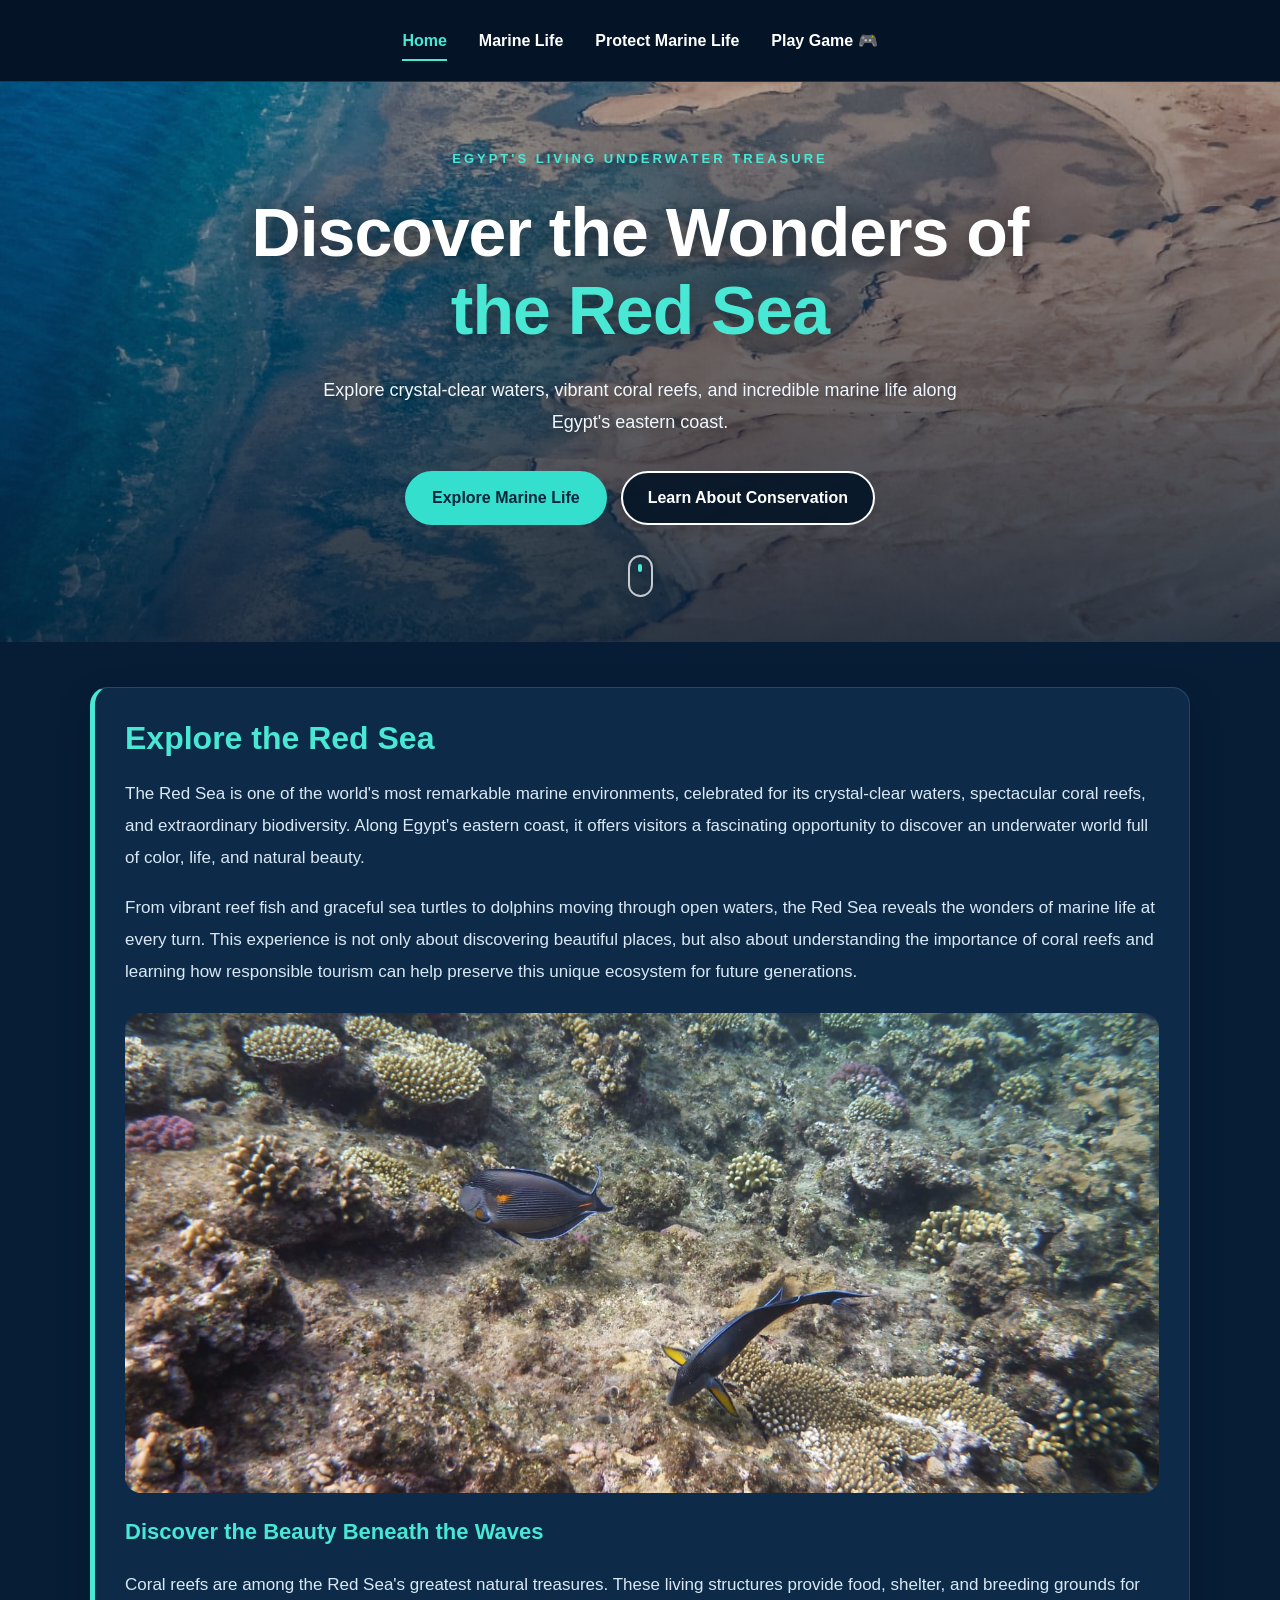
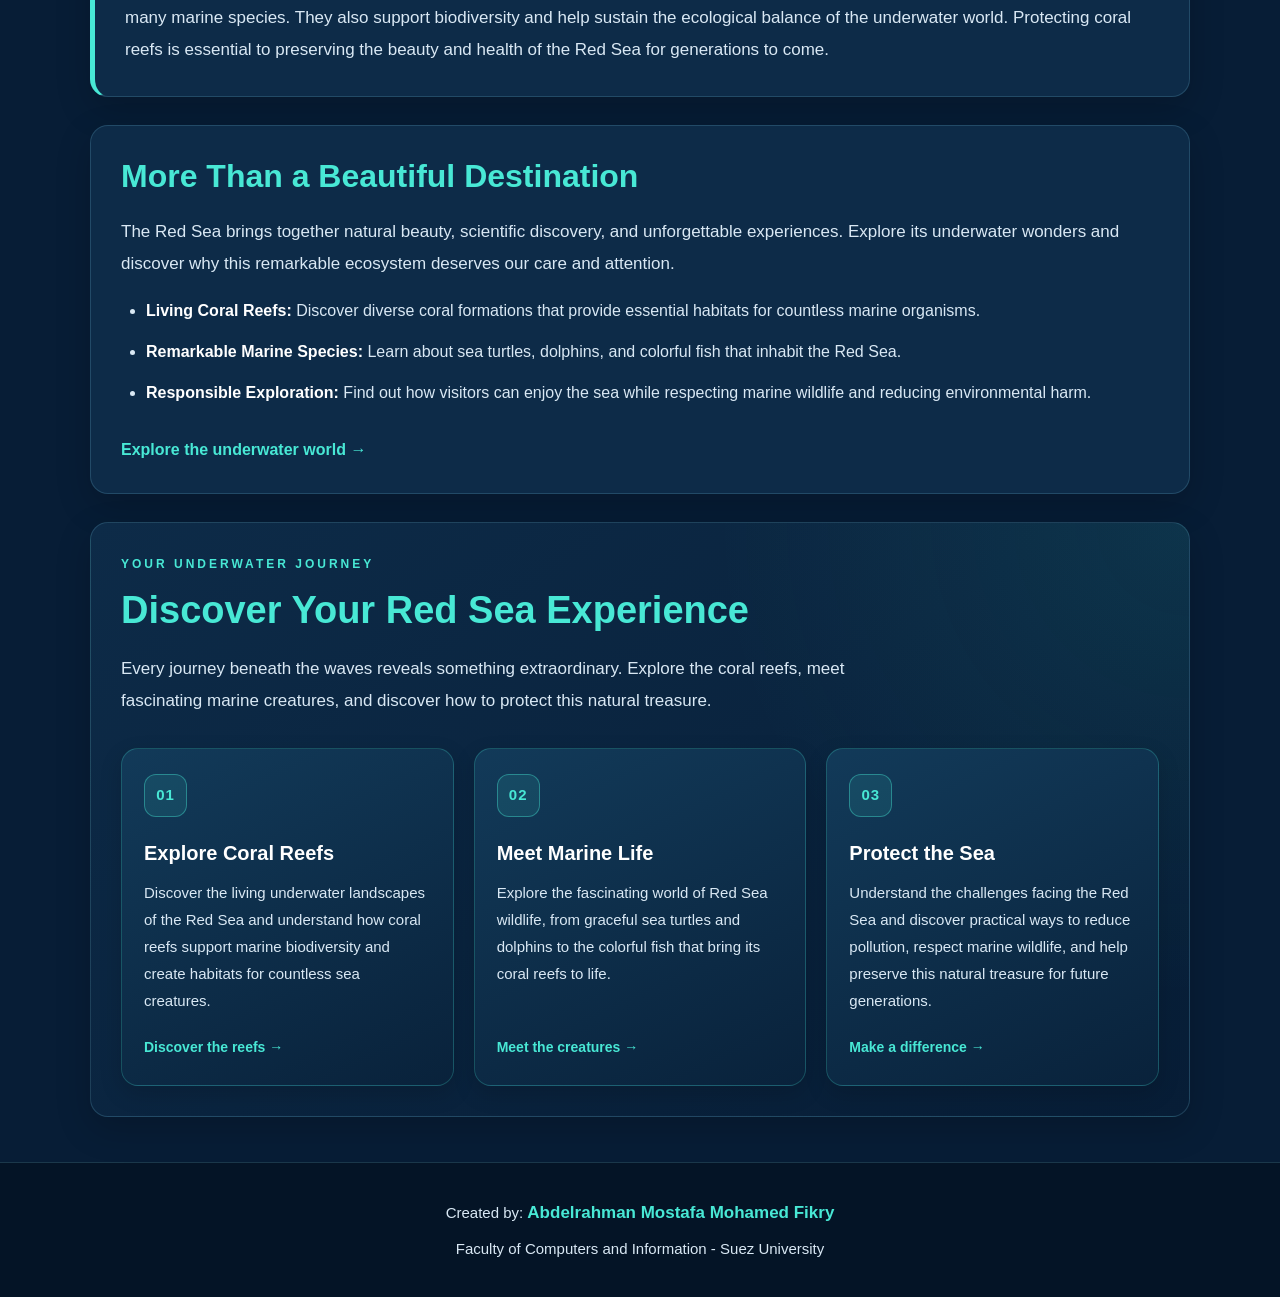
<file: index.html>
<!DOCTYPE html>
<html lang="en">
<head>
    <meta charset="UTF-8">
    <meta name="viewport" content="width=device-width, initial-scale=1.0">
    <meta name="theme-color" content="#071d36">
    <title>Discover the Wonders of the Red Sea</title>
    <link rel="stylesheet" href="style.css">
</head>

<body>

   <nav>
    <a href="index.html" class="active">Home</a>
    <a href="marine-life.html">Marine Life</a>
    <a href="protect-marine-life.html">Protect Marine Life</a>
    <a href="game.html">Play Game 🎮</a>
</nav>

    <header class="home-hero">

        <p class="hero-eyebrow">
            EGYPT'S LIVING UNDERWATER TREASURE
        </p>

        <h1>
            Discover the Wonders of
            <span>the Red Sea</span>
        </h1>

        <p class="hero-description">
            Explore crystal-clear waters, vibrant coral reefs, and
            incredible marine life along Egypt's eastern coast.
        </p>

        <div class="hero-buttons">
            <a href="marine-life.html" class="btn">
                Explore Marine Life
            </a>

            <a href="protect-marine-life.html" class="btn secondary">
                Learn About Conservation
            </a>
        </div>

        <div class="scroll-indicator" aria-hidden="true">
            <span></span>
        </div>

    </header>

    <main>

        <section class="intro-section">
            <h2>Explore the Red Sea</h2>

           <p>
    The Red Sea is one of the world's most remarkable marine
    environments, celebrated for its crystal-clear waters,
    spectacular coral reefs, and extraordinary biodiversity.
    Along Egypt's eastern coast, it offers visitors a fascinating
    opportunity to discover an underwater world full of color,
    life, and natural beauty.
</p>

<p>
    From vibrant reef fish and graceful sea turtles to dolphins
    moving through open waters, the Red Sea reveals the wonders
    of marine life at every turn. This experience is not only
    about discovering beautiful places, but also about understanding
    the importance of coral reefs and learning how responsible
    tourism can help preserve this unique ecosystem for future generations.
</p>

            <img src="red-sea.jpg"
                 alt="The Red Sea and its beautiful coral reefs">

            <h3>Discover the Beauty Beneath the Waves</h3>

            <p>
    Coral reefs are among the Red Sea's greatest natural treasures.
    These living structures provide food, shelter, and breeding
    grounds for many marine species. They also support biodiversity
    and help sustain the ecological balance of the underwater world.
    Protecting coral reefs is essential to preserving the beauty
    and health of the Red Sea for generations to come.
</p>
        </section>

        <section>
    <h2>More Than a Beautiful Destination</h2>

    <p>
        The Red Sea brings together natural beauty, scientific
        discovery, and unforgettable experiences. Explore its
        underwater wonders and discover why this remarkable
        ecosystem deserves our care and attention.
    </p>

    <ul>
        <li>
            <strong>Living Coral Reefs:</strong>
            Discover diverse coral formations that provide essential
            habitats for countless marine organisms.
        </li>

        <li>
            <strong>Remarkable Marine Species:</strong>
            Learn about sea turtles, dolphins, and colorful fish
            that inhabit the Red Sea.
        </li>

        <li>
            <strong>Responsible Exploration:</strong>
            Find out how visitors can enjoy the sea while respecting
            marine wildlife and reducing environmental harm.
        </li>
    </ul>

    <a href="marine-life.html" class="text-link">
        Explore the underwater world →
    </a>
</section>
        <section class="experiences-section">
            <p class="section-eyebrow">YOUR UNDERWATER JOURNEY</p>

            <h2>Discover Your Red Sea Experience</h2>

            <p class="experiences-intro">
                Every journey beneath the waves reveals something extraordinary.
                Explore the coral reefs, meet fascinating marine creatures,
                and discover how to protect this natural treasure.
            </p>

            <div class="experience-grid">

               <a href="marine-life.html" class="experience-card">
    <div class="experience-number">01</div>
    <h3>Explore Coral Reefs</h3>
    <p>
        Discover the living underwater landscapes of the Red Sea
        and understand how coral reefs support marine biodiversity
        and create habitats for countless sea creatures.
    </p>
    <span class="experience-link">Discover the reefs →</span>
</a>

<a href="marine-life.html" class="experience-card">
    <div class="experience-number">02</div>
    <h3>Meet Marine Life</h3>
    <p>
        Explore the fascinating world of Red Sea wildlife, from
        graceful sea turtles and dolphins to the colorful fish
        that bring its coral reefs to life.
    </p>
    <span class="experience-link">Meet the creatures →</span>
</a>

<a href="protect-marine-life.html" class="experience-card">
    <div class="experience-number">03</div>
    <h3>Protect the Sea</h3>
    <p>
        Understand the challenges facing the Red Sea and discover
        practical ways to reduce pollution, respect marine wildlife,
        and help preserve this natural treasure for future generations.
    </p>
    <span class="experience-link">Make a difference →</span>
</a>
            </div>
        </section>

    </main>

    <footer>
        <p>
            Created by:
            <strong>Abdelrahman Mostafa Mohamed Fikry</strong>
        </p>

        <p>
            Faculty of Computers and Information - Suez University
        </p>
    </footer>
</body>
</html>
</file>
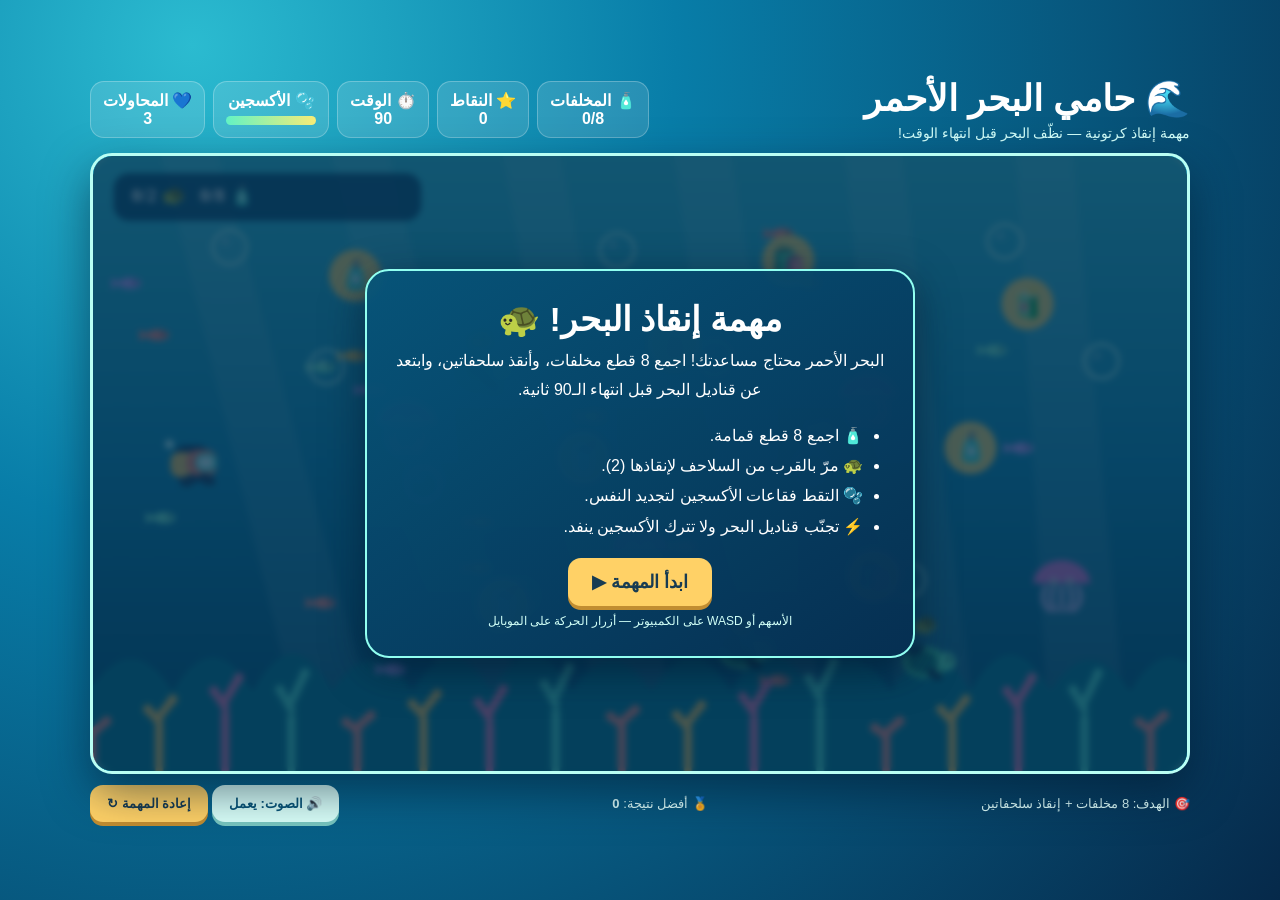
<file: game.html>
<!doctype html>
<html lang="ar" dir="rtl">
<head>
<meta charset="utf-8"><meta name="viewport" content="width=device-width,initial-scale=1,maximum-scale=1,user-scalable=no">
<meta name="theme-color" content="#073b63"><title>حامي البحر الأحمر | Red Sea Protector</title>
<style>
:root{--navy:#073b63;--aqua:#67f0df;--yellow:#ffd166;--coral:#ff7f73;--glass:#062e4de8}*{box-sizing:border-box}body{margin:0;min-height:100vh;padding:14px;font-family:Tahoma,Arial,sans-serif;color:#fff;background:radial-gradient(circle at 15% 5%,#2bbbd0 0,#087da8 35%,#06294a 100%);display:flex;justify-content:center;align-items:center}.wrap{width:min(1100px,100%)}header{display:flex;justify-content:space-between;align-items:center;gap:12px;flex-wrap:wrap;margin-bottom:12px}.brand h1{font-size:clamp(24px,4vw,36px);margin:0 0 5px}.brand p{margin:0;color:#d2fffa;font-size:14px}.stats{display:flex;gap:8px;flex-wrap:wrap}.stat{background:#ffffff20;border:1px solid #ffffff40;border-radius:14px;padding:9px 12px;font-weight:bold;min-width:90px;text-align:center}.meter{height:9px;background:#ffffff35;border-radius:99px;overflow:hidden;margin-top:6px;min-width:90px}.meter span{display:block;height:100%;width:100%;background:linear-gradient(90deg,#63f4c5,#f9ed77);transition:width .15s}.gamebox{position:relative;border:3px solid #b9fff4;border-radius:22px;overflow:hidden;box-shadow:0 18px 45px #00172c88;background:#087da8}canvas{display:block;width:100%;height:auto;aspect-ratio:16/9;touch-action:none}.overlay{position:absolute;inset:0;display:flex;align-items:center;justify-content:center;padding:18px;text-align:center;background:#032a47b8;backdrop-filter:blur(3px)}.panel{width:min(550px,100%);background:linear-gradient(145deg,#075478f5,#062f51f5);border:2px solid #91fff0;border-radius:24px;padding:clamp(16px,3vw,28px);box-shadow:0 12px 40px #00182d99}.panel h2{font-size:clamp(23px,4vw,34px);margin:0 0 8px}.panel p{line-height:1.8;margin:8px 0 16px}.panel ul{text-align:right;line-height:1.9;margin:0 0 16px;padding-right:22px}button{font:inherit;font-weight:bold;cursor:pointer;border:0;border-radius:13px;padding:11px 17px;background:var(--yellow);color:#173b52;box-shadow:0 4px 0 #c18d31}button:active{transform:translateY(2px);box-shadow:0 2px 0 #c18d31}button:focus-visible{outline:3px solid white;outline-offset:3px}#startBtn{font-size:18px;padding:13px 24px}.bottom{display:flex;justify-content:space-between;align-items:center;gap:10px;flex-wrap:wrap;margin-top:11px;color:#e0fffc;font-size:13px}.controls{display:none;justify-content:center;align-items:center;gap:9px;margin:12px auto 3px;direction:ltr}.controls button{width:58px;height:50px;padding:0;font-size:22px;background:#d6fff9;color:#075477;touch-action:manipulation}.smallbtn{background:#d9fff9;color:#075477;box-shadow:0 4px 0 #78c6c0}.notice{color:#d1fff7;font-size:12px;margin-top:8px}@media(max-width:650px){body{padding:8px}.stats{width:100%}.stat{flex:1;min-width:70px;padding:7px 5px;font-size:12px}.meter{min-width:0}.controls{display:flex}.bottom{font-size:12px}.brand p{font-size:12px}.panel{padding:15px}.overlay{padding:9px}}
</style></head><body><div class="wrap">
<header><div class="brand"><h1>🌊 حامي البحر الأحمر</h1><p>مهمة إنقاذ كرتونية — نظّف البحر قبل انتهاء الوقت!</p></div><div class="stats">
<div class="stat">🧴 المخلفات <div><span id="count">0</span>/8</div></div><div class="stat">⭐ النقاط <div id="score">0</div></div><div class="stat">⏱️ الوقت <div id="time">90</div></div><div class="stat">🫧 الأكسجين<div class="meter"><span id="oxygenBar"></span></div></div><div class="stat">💙 المحاولات <div id="lives">3</div></div></div></header>
<div class="gamebox"><canvas id="game" width="960" height="540" aria-label="لعبة حامي البحر الأحمر"></canvas><div class="overlay" id="overlay"><div class="panel"><h2 id="overlayTitle">مهمة إنقاذ البحر! 🐢</h2><p id="overlayText">البحر الأحمر محتاج مساعدتك! اجمع 8 قطع مخلفات، وأنقذ سلحفاتين، وابتعد عن قناديل البحر قبل انتهاء الـ90 ثانية.</p><ul id="missionList"><li>🧴 اجمع 8 قطع قمامة.</li><li>🐢 مرّ بالقرب من السلاحف لإنقاذها (2).</li><li>🫧 التقط فقاعات الأكسجين لتجديد النفس.</li><li>⚡ تجنّب قناديل البحر ولا تترك الأكسجين ينفد.</li></ul><button id="startBtn">ابدأ المهمة ▶</button><div class="notice">الأسهم أو WASD على الكمبيوتر — أزرار الحركة على الموبايل</div></div></div></div>
<div class="controls" aria-label="أزرار الحركة"><button data-dir="up" aria-label="أعلى">▲</button><button data-dir="left" aria-label="يسار">◀</button><button data-dir="down" aria-label="أسفل">▼</button><button data-dir="right" aria-label="يمين">▶</button></div>
<div class="bottom"><span>🎯 الهدف: 8 مخلفات + إنقاذ سلحفاتين</span><span>🏅 أفضل نتيجة: <b id="best">0</b></span><div><button class="smallbtn" id="soundBtn">🔊 الصوت: يعمل</button> <button id="restartBtn">إعادة المهمة ↻</button></div></div></div>
<script>
(()=>{'use strict';
const canvas=document.getElementById('game'),ctx=canvas.getContext('2d'),$=id=>document.getElementById(id),W=960,H=540;
let running=false,score=0,lives=3,collected=0,rescued=0,timeLeft=90,oxygen=100,last=0,elapsed=0,raf=0,muted=false,audioCtx=null,keys={},touch={},trash=[],hazards=[],bubbles=[],turtles=[],fish=[],corals=[],particles=[],player={x:90,y:260,r:20,speed:3.5,inv:0};
const trashTypes=['🧴','🥤','🥫','🛍️','🧃','🧴','🥤','🛍️'];
function sound(freq=600,dur=.09,type='sine'){if(muted)return;try{audioCtx=audioCtx||new(window.AudioContext||window.webkitAudioContext)();if(audioCtx.state==='suspended')audioCtx.resume();let o=audioCtx.createOscillator(),g=audioCtx.createGain();o.type=type;o.frequency.value=freq;g.gain.setValueAtTime(.07,audioCtx.currentTime);g.gain.exponentialRampToValueAtTime(.001,audioCtx.currentTime+dur);o.connect(g);g.connect(audioCtx.destination);o.start();o.stop(audioCtx.currentTime+dur)}catch(e){}}
function reset(){score=0;lives=3;collected=0;rescued=0;timeLeft=90;oxygen=100;elapsed=0;player={x:85,y:270,r:20,speed:3.7,inv:0};keys={};touch={};trash=[];hazards=[];bubbles=[];turtles=[];fish=[];particles=[];
[[230,105],[360,390],[510,160],[685,365],[820,130],[770,260],[430,270],[610,95]].forEach((p,i)=>trash.push({x:p[0],y:p[1],r:21,emoji:trashTypes[i],phase:i*.8,got:false}));
[[275,235],[480,315],[680,220],[850,405]].forEach((p,i)=>hazards.push({x:p[0],y:p[1],baseY:p[1],phase:i*1.7,r:25}));
[[340,190],[730,440],[570,440]].forEach((p,i)=>turtles.push({x:p[0],y:p[1],phase:i*2,rescued:false}));
for(let i=0;i<10;i++)bubbles.push({x:120+i*85,y:80+(i%4)*100,r:15,phase:i*.7,taken:false});
for(let i=0;i<18;i++)fish.push({x:Math.random()*W,y:40+Math.random()*(H-100),phase:Math.random()*7,speed:.4+Math.random()*.8,color:['#ffcf5c','#ff8b83','#77f0d2','#c3a3ff'][i%4]});
corals=[];for(let i=0;i<18;i++)corals.push({x:i*58,y:H-14-(i%3)*5,h:30+(i%4)*14,color:['#ff8c83','#ffc85e','#f77bb4','#55e4cf'][i%4]});updateStats();draw(0)}
function updateStats(){$('count').textContent=collected;$('score').textContent=score;$('time').textContent=Math.max(0,Math.ceil(timeLeft));$('lives').textContent=lives;$('oxygenBar').style.width=oxygen+'%';$('oxygenBar').style.background=oxygen<25?'linear-gradient(90deg,#ff5c70,#ffc36a)':'linear-gradient(90deg,#63f4c5,#f9ed77)';let best=0;try{best=Number(localStorage.getItem('redSeaProtectorBest')||0)}catch(e){}$('best').textContent=best}
function start(){cancelAnimationFrame(raf);reset();running=true;$('overlay').style.display='none';last=performance.now();sound(660,.12);raf=requestAnimationFrame(loop)}
function end(win,reason){running=false;cancelAnimationFrame(raf);let best=0;try{best=Number(localStorage.getItem('redSeaProtectorBest')||0);if(score>best){best=score;localStorage.setItem('redSeaProtectorBest',String(best))}}catch(e){}$('best').textContent=best;$('overlay').style.display='flex';$('overlayTitle').textContent=win?'أنقذت البحر الأحمر! 🏆':'انتهت المهمة! 💙';$('overlayText').textContent=win?`عمل رائع! جمعت المخلفات وأنقذت السلاحف. نتيجتك ${score} نقطة — ساهمت في جعل البحر أنظف!`:reason+` نتيجتك ${score} نقطة. جرّب مرة أخرى وأنقذ البحر الأحمر!`;$('missionList').innerHTML=`<li>🧴 المخلفات التي جمعتها: ${collected}/8</li><li>🐢 السلاحف التي أنقذتها: ${rescued}/2</li><li>⭐ نقاطك: ${score}</li><li>🏅 أفضل نتيجة على هذا الجهاز: ${best}</li>`;$('startBtn').textContent='العب مرة أخرى ↻';sound(win?880:190,.3,win?'sine':'triangle')}
function rounded(x,y,w,h,r){ctx.beginPath();ctx.roundRect(x,y,w,h,r);ctx.fill()}
function drawDiver(){ctx.save();ctx.translate(player.x,player.y);ctx.rotate(Math.sin(elapsed*4)*.06);ctx.fillStyle='#173b65';rounded(-14,-16,31,32,10);ctx.fillStyle='#ffcc65';rounded(-17,-10,22,22,8);ctx.fillStyle='#ff846e';rounded(-3,-12,27,23,9);ctx.fillStyle='#5ce8e0';rounded(5,-9,19,16,7);ctx.fillStyle='#e9ffff';ctx.beginPath();ctx.ellipse(14,-1,7,5,0,0,Math.PI*2);ctx.fill();ctx.fillStyle='#1d4165';ctx.beginPath();ctx.ellipse(-1,15,8,5,-.4,0,Math.PI*2);ctx.fill();ctx.beginPath();ctx.ellipse(15,14,8,5,.4,0,Math.PI*2);ctx.fill();ctx.fillStyle='#baf9ff';ctx.beginPath();ctx.arc(-18,-17,4,0,Math.PI*2);ctx.fill();ctx.restore()}
function draw(t){let g=ctx.createLinearGradient(0,0,0,H);g.addColorStop(0,'#39c9df');g.addColorStop(.5,'#118eb9');g.addColorStop(1,'#06496d');ctx.fillStyle=g;ctx.fillRect(0,0,W,H);
// sunbeams
ctx.save();ctx.globalAlpha=.10;for(let i=0;i<7;i++){ctx.fillStyle='#e0ffff';ctx.beginPath();ctx.moveTo(60+i*150,0);ctx.lineTo(110+i*150,0);ctx.lineTo(260+i*130,H);ctx.lineTo(190+i*130,H);ctx.closePath();ctx.fill()}ctx.restore();
// distant reef
ctx.fillStyle='#087c94';ctx.beginPath();ctx.moveTo(0,H-75);for(let x=0;x<=W;x+=70)ctx.quadraticCurveTo(x+35,H-125-(x%3)*5,x+70,H-70);ctx.lineTo(W,H);ctx.lineTo(0,H);ctx.fill();
fish.forEach(f=>{let fx=(f.x+Math.sin(elapsed*.6+f.phase)*24+W)%W,fy=f.y+Math.sin(elapsed*1.4+f.phase)*8;ctx.fillStyle=f.color;ctx.beginPath();ctx.ellipse(fx,fy,10,5,0,0,Math.PI*2);ctx.fill();ctx.beginPath();ctx.moveTo(fx-8,fy);ctx.lineTo(fx-16,fy-5);ctx.lineTo(fx-16,fy+5);ctx.fill();ctx.fillStyle='#073b63';ctx.beginPath();ctx.arc(fx+5,fy-1,1.5,0,Math.PI*2);ctx.fill()});
corals.forEach(c=>{ctx.strokeStyle=c.color;ctx.lineWidth=7;ctx.lineCap='round';ctx.beginPath();ctx.moveTo(c.x,H);ctx.lineTo(c.x,c.y-c.h*.45);ctx.moveTo(c.x,c.y-c.h*.55);ctx.lineTo(c.x-10,c.y-c.h*.8);ctx.moveTo(c.x,c.y-c.h*.65);ctx.lineTo(c.x+12,c.y-c.h);ctx.stroke();ctx.fillStyle=c.color;ctx.beginPath();ctx.arc(c.x-10,c.y-c.h*.8,4,0,Math.PI*2);ctx.arc(c.x+12,c.y-c.h,4,0,Math.PI*2);ctx.fill()});
bubbles.forEach(b=>{if(b.taken)return;let by=b.y+Math.sin(elapsed*1.6+b.phase)*8;ctx.strokeStyle='#b7fff6';ctx.lineWidth=2;ctx.beginPath();ctx.arc(b.x,by,b.r,0,Math.PI*2);ctx.stroke();ctx.fillStyle='#ffffff35';ctx.beginPath();ctx.arc(b.x-4,by-5,4,0,Math.PI*2);ctx.fill()});
trash.forEach(o=>{if(o.got)return;let y=o.y+Math.sin(elapsed*2+o.phase)*5;ctx.fillStyle='#ffdf77';ctx.beginPath();ctx.arc(o.x,y,23,0,Math.PI*2);ctx.fill();ctx.font='25px "Apple Color Emoji","Segoe UI Emoji",sans-serif';ctx.textAlign='center';ctx.textBaseline='middle';ctx.fillText(o.emoji,o.x,y+1)});
turtles.forEach(q=>{if(q.rescued)return;let y=q.y+Math.sin(elapsed*2+q.phase)*5;ctx.save();ctx.translate(q.x,y);ctx.rotate(Math.sin(elapsed+q.phase)*.08);ctx.fillStyle='#48d5a1';ctx.beginPath();ctx.ellipse(0,0,20,14,0,0,Math.PI*2);ctx.fill();ctx.fillStyle='#167f78';ctx.beginPath();ctx.ellipse(-2,0,13,10,0,0,Math.PI*2);ctx.fill();ctx.fillStyle='#69f0bd';ctx.beginPath();ctx.arc(19,-2,8,0,Math.PI*2);ctx.fill();ctx.fillStyle='#123e58';ctx.beginPath();ctx.arc(21,-4,1.8,0,Math.PI*2);ctx.fill();for(let a of [-1,1]){ctx.beginPath();ctx.ellipse(a*9,a*10,8,4,a*.5,0,Math.PI*2);ctx.fill()}ctx.restore();ctx.font='18px sans-serif';ctx.fillText('🐢',q.x,q.y-28)});
hazards.forEach(h=>{let y=h.baseY+Math.sin(elapsed*2+h.phase)*32;ctx.fillStyle='#e879d5';ctx.beginPath();ctx.ellipse(h.x,y,h.r,y? h.r*.82:20,0,Math.PI,Math.PI*2);ctx.fill();ctx.strokeStyle='#f9c6ff';ctx.lineWidth=3;for(let j=-2;j<=2;j++){ctx.beginPath();ctx.moveTo(h.x+j*7,y+3);ctx.quadraticCurveTo(h.x+j*8+Math.sin(elapsed*4+j)*5,y+15,h.x+j*5,y+24);ctx.stroke()}ctx.fillStyle='#fff';ctx.beginPath();ctx.arc(h.x-7,y-2,3,0,Math.PI*2);ctx.arc(h.x+7,y-2,3,0,Math.PI*2);ctx.fill();ctx.fillStyle='#7a3c85';ctx.beginPath();ctx.arc(h.x-7,y-2,1.5,0,Math.PI*2);ctx.arc(h.x+7,y-2,1.5,0,Math.PI*2);ctx.fill()});
particles.forEach(p=>{ctx.globalAlpha=Math.max(0,p.life/35);ctx.fillStyle=p.color;ctx.beginPath();ctx.arc(p.x,p.y,p.r,0,Math.PI*2);ctx.fill();ctx.globalAlpha=1});drawDiver();if(player.inv>0){ctx.strokeStyle='#fff';ctx.lineWidth=3;ctx.beginPath();ctx.arc(player.x,player.y,28,0,Math.PI*2);ctx.stroke()}
// objective ribbon
ctx.fillStyle='#063b63c9';rounded(18,15,270,42,14);ctx.fillStyle='#fff';ctx.font='bold 17px Tahoma';ctx.textAlign='left';ctx.textBaseline='middle';ctx.fillText(`🧴 ${collected}/8   🐢 ${rescued}/2`,34,36);
}
function burst(x,y,color){for(let i=0;i<12;i++)particles.push({x,y,vx:(Math.random()-.5)*4,vy:(Math.random()-.5)*4,r:2+Math.random()*4,life:35,color})}
function loop(now){if(!running)return;let dt=Math.min((now-last)/1000,.04);last=now;elapsed+=dt;timeLeft-=dt;oxygen-=dt*1.8;player.inv=Math.max(0,player.inv-dt*60);if(timeLeft<=0){timeLeft=0;updateStats();draw();end(false,'انتهى الوقت قبل إكمال المهمة.');return}if(oxygen<=0){oxygen=0;updateStats();draw();end(false,'نفد الأكسجين!');return}
let dx=0,dy=0;if(keys.ArrowUp||keys.w||touch.up)dy--;if(keys.ArrowDown||keys.s||touch.down)dy++;if(keys.ArrowLeft||keys.a||touch.left)dx--;if(keys.ArrowRight||keys.d||touch.right)dx++;if(dx||dy){let m=Math.hypot(dx,dy)||1;player.x+=dx/m*player.speed*60*dt;player.y+=dy/m*player.speed*60*dt}player.x=Math.max(28,Math.min(W-28,player.x));player.y=Math.max(35,Math.min(H-45,player.y));
trash.forEach(o=>{if(!o.got&&Math.hypot(player.x-o.x,player.y-o.y)<35){o.got=true;collected++;score+=100;burst(o.x,o.y,'#ffe16c');sound(760,.08);}});
turtles.forEach(q=>{if(!q.rescued&&Math.hypot(player.x-q.x,player.y-q.y)<42){q.rescued=true;rescued++;score+=150;burst(q.x,q.y,'#65f0bb');sound(920,.13);}});
bubbles.forEach(b=>{if(!b.taken&&Math.hypot(player.x-b.x,player.y-(b.y+Math.sin(elapsed*1.6+b.phase)*8))<34){b.taken=true;oxygen=Math.min(100,oxygen+24);score+=25;burst(b.x,b.y,'#a8fff7');sound(520,.08)}});
hazards.forEach(h=>{let hy=h.baseY+Math.sin(elapsed*2+h.phase)*32;if(player.inv<=0&&Math.hypot(player.x-h.x,player.y-hy)<39){lives--;player.inv=1.5;oxygen=Math.max(0,oxygen-12);score=Math.max(0,score-35);sound(180,.16,'sawtooth');burst(player.x,player.y,'#ffa2e9');player.x=Math.max(35,player.x-30);if(lives<=0){updateStats();draw();end(false,'لم تعد لديك محاولات كافية.');return}}});if(collected>=8&&rescued>=2){updateStats();draw();end(true);return}particles.forEach(p=>{p.x+=p.vx;p.y+=p.vy;p.life--});particles=particles.filter(p=>p.life>0);updateStats();draw();if(!running)return;raf=requestAnimationFrame(loop)}
$('startBtn').addEventListener('click',start);$('restartBtn').addEventListener('click',start);$('soundBtn').addEventListener('click',()=>{muted=!muted;$('soundBtn').textContent=muted?'🔇 الصوت: مكتوم':'🔊 الصوت: يعمل';if(!muted)sound(650,.08)});
window.addEventListener('keydown',e=>{let k=e.key.length===1?e.key.toLowerCase():e.key;if(['ArrowUp','ArrowDown','ArrowLeft','ArrowRight',' '].includes(e.key))e.preventDefault();keys[k]=true});window.addEventListener('keyup',e=>{let k=e.key.length===1?e.key.toLowerCase():e.key;keys[k]=false});document.querySelectorAll('[data-dir]').forEach(b=>{let d=b.dataset.dir;const on=e=>{e.preventDefault();touch[d]=true},off=e=>{e.preventDefault();touch[d]=false};b.addEventListener('pointerdown',on);['pointerup','pointercancel','pointerleave'].forEach(ev=>b.addEventListener(ev,off))});canvas.addEventListener('pointerdown',()=>{if(!running)return});
try{updateStats()}catch(e){}reset();
})();
</script></body></html>
</file>
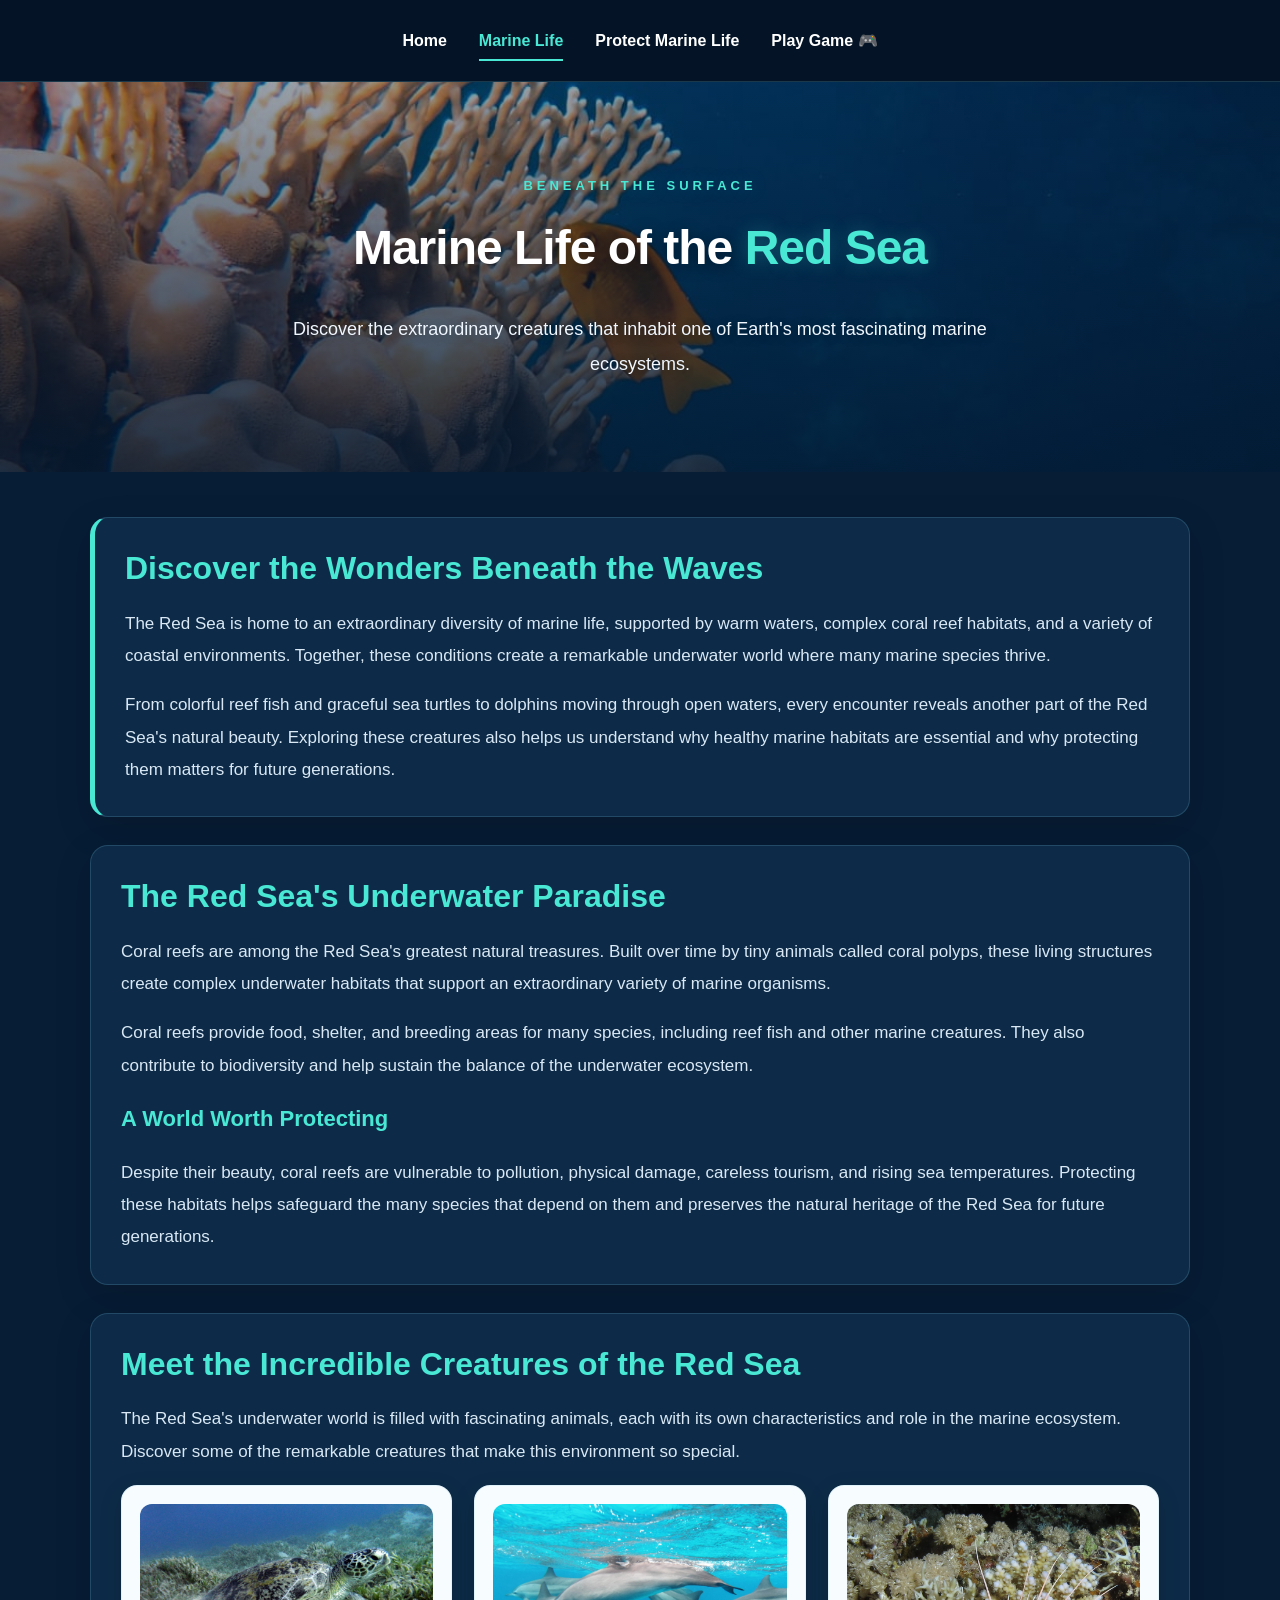
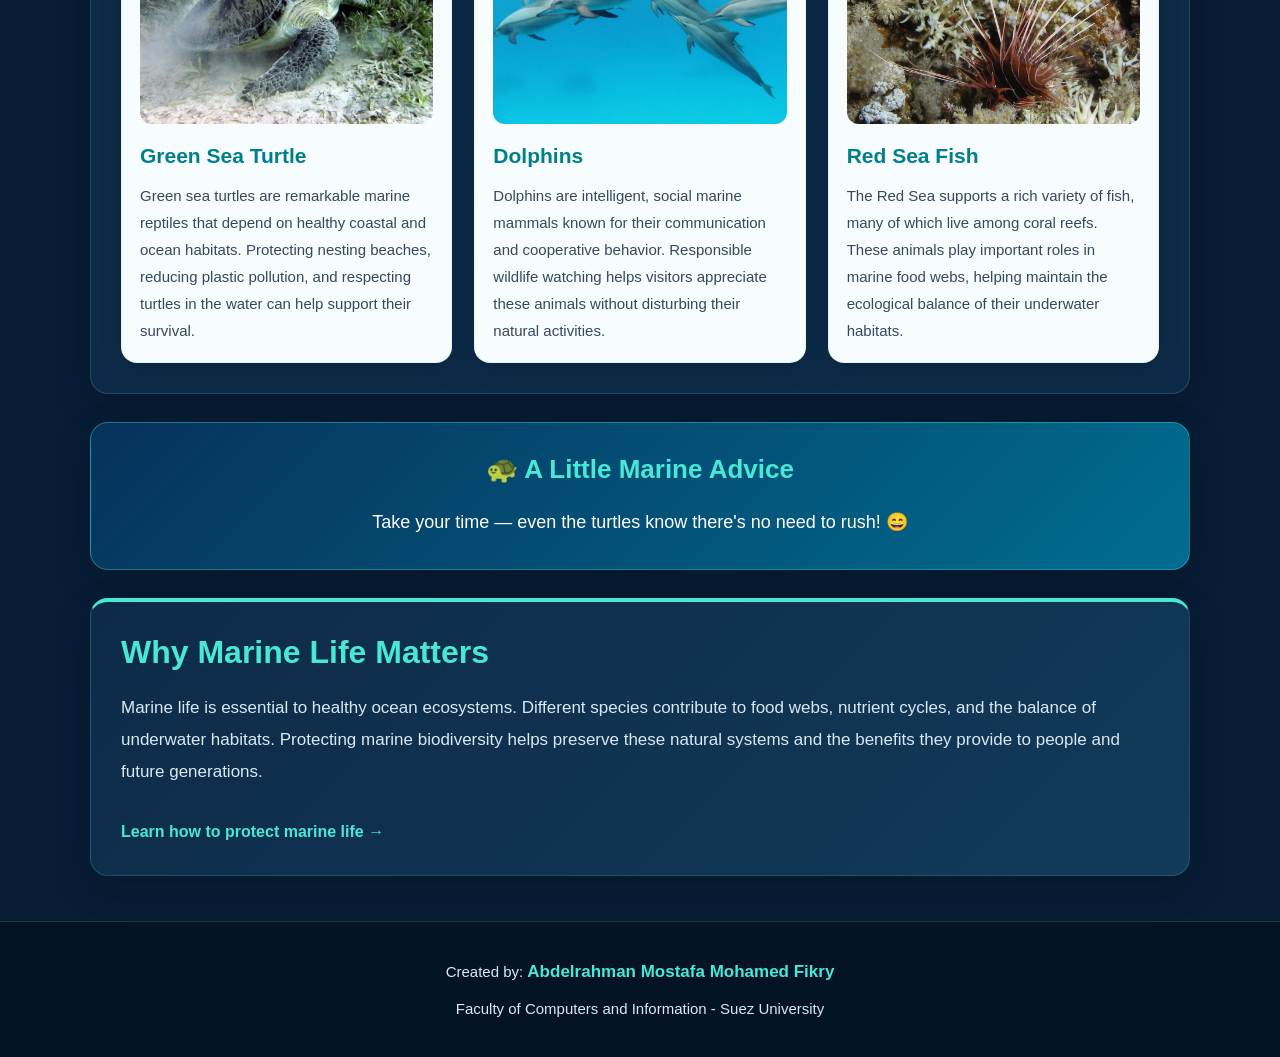
<file: marine-life.html>
<!DOCTYPE html>
<html lang="en">

<head>
    <meta charset="UTF-8">
    <meta name="viewport" content="width=device-width, initial-scale=1.0">
    <meta name="theme-color" content="#071d36">
    <title>Marine Life | Discover the Red Sea</title>
    <link rel="stylesheet" href="style.css">
</head>

<body>

    <nav>
        <a href="index.html">Home</a>
        <a href="marine-life.html" class="active">Marine Life</a>
        <a href="protect-marine-life.html">Protect Marine Life</a>
        <a href="game.html">Play Game 🎮</a>
    </nav>

    <header>
        <p class="hero-eyebrow">BENEATH THE SURFACE</p>

        <h1>Marine Life of the <span>Red Sea</span></h1>

        <p class="hero-description">
            Discover the extraordinary creatures that inhabit one of
            Earth's most fascinating marine ecosystems.
        </p>
    </header>

    <main>

        <section class="intro-section">
            <h2>Discover the Wonders Beneath the Waves</h2>

            <p>
                The Red Sea is home to an extraordinary diversity of
                marine life, supported by warm waters, complex coral
                reef habitats, and a variety of coastal environments.
                Together, these conditions create a remarkable
                underwater world where many marine species thrive.
            </p>

            <p>
                From colorful reef fish and graceful sea turtles to
                dolphins moving through open waters, every encounter
                reveals another part of the Red Sea's natural beauty.
                Exploring these creatures also helps us understand
                why healthy marine habitats are essential and why
                protecting them matters for future generations.
            </p>
        </section>

        <section>
            <h2>The Red Sea's Underwater Paradise</h2>

            <p>
                Coral reefs are among the Red Sea's greatest natural
                treasures. Built over time by tiny animals called
                coral polyps, these living structures create complex
                underwater habitats that support an extraordinary
                variety of marine organisms.
            </p>

            <p>
                Coral reefs provide food, shelter, and breeding areas
                for many species, including reef fish and other marine
                creatures. They also contribute to biodiversity and
                help sustain the balance of the underwater ecosystem.
            </p>

            <h3>A World Worth Protecting</h3>

            <p>
                Despite their beauty, coral reefs are vulnerable to
                pollution, physical damage, careless tourism, and
                rising sea temperatures. Protecting these habitats
                helps safeguard the many species that depend on them
                and preserves the natural heritage of the Red Sea
                for future generations.
            </p>
        </section>

        <section>
            <h2>Meet the Incredible Creatures of the Red Sea</h2>

            <p>
                The Red Sea's underwater world is filled with
                fascinating animals, each with its own characteristics
                and role in the marine ecosystem. Discover some of
                the remarkable creatures that make this environment
                so special.
            </p>

            <div class="cards-container">

                <div class="card">
                    <img src="sea-turtle.jpeg"
                         alt="Green sea turtle swimming underwater">

                    <h3>Green Sea Turtle</h3>

                    <p>
                        Green sea turtles are remarkable marine
                        reptiles that depend on healthy coastal and
                        ocean habitats. Protecting nesting beaches,
                        reducing plastic pollution, and respecting
                        turtles in the water can help support their
                        survival.
                    </p>
                </div>

                <div class="card">
                    <img src="dolphins.jpeg"
                         alt="Dolphins swimming in the Red Sea">

                    <h3>Dolphins</h3>

                    <p>
                        Dolphins are intelligent, social marine mammals
                        known for their communication and cooperative
                        behavior. Responsible wildlife watching helps
                        visitors appreciate these animals without
                        disturbing their natural activities.
                    </p>
                </div>

                <div class="card">
                    <img src="red-sea-fish.jpg"
                         alt="Colorful fish swimming among coral reefs">

                    <h3>Red Sea Fish</h3>

                    <p>
                        The Red Sea supports a rich variety of fish,
                        many of which live among coral reefs. These
                        animals play important roles in marine food
                        webs, helping maintain the ecological balance
                        of their underwater habitats.
                    </p>
                </div>

            </div>
        </section>

        <section class="fun-fact">
            <h2>🐢 A Little Marine Advice</h2>

            <p>
                Take your time — even the turtles know there's no need
                to rush! 😄
            </p>
        </section>

        <section class="highlight-section">
            <h2>Why Marine Life Matters</h2>

            <p>
                Marine life is essential to healthy ocean ecosystems.
                Different species contribute to food webs, nutrient
                cycles, and the balance of underwater habitats.
                Protecting marine biodiversity helps preserve these
                natural systems and the benefits they provide to
                people and future generations.
            </p>

            <a href="protect-marine-life.html" class="text-link">
                Learn how to protect marine life →
            </a>
        </section>

    </main>

    <footer>
        <p>
            Created by:
            <strong>Abdelrahman Mostafa Mohamed Fikry</strong>
        </p>

        <p>
            Faculty of Computers and Information - Suez University
        </p>
    </footer>

</body>
</html>
</file>
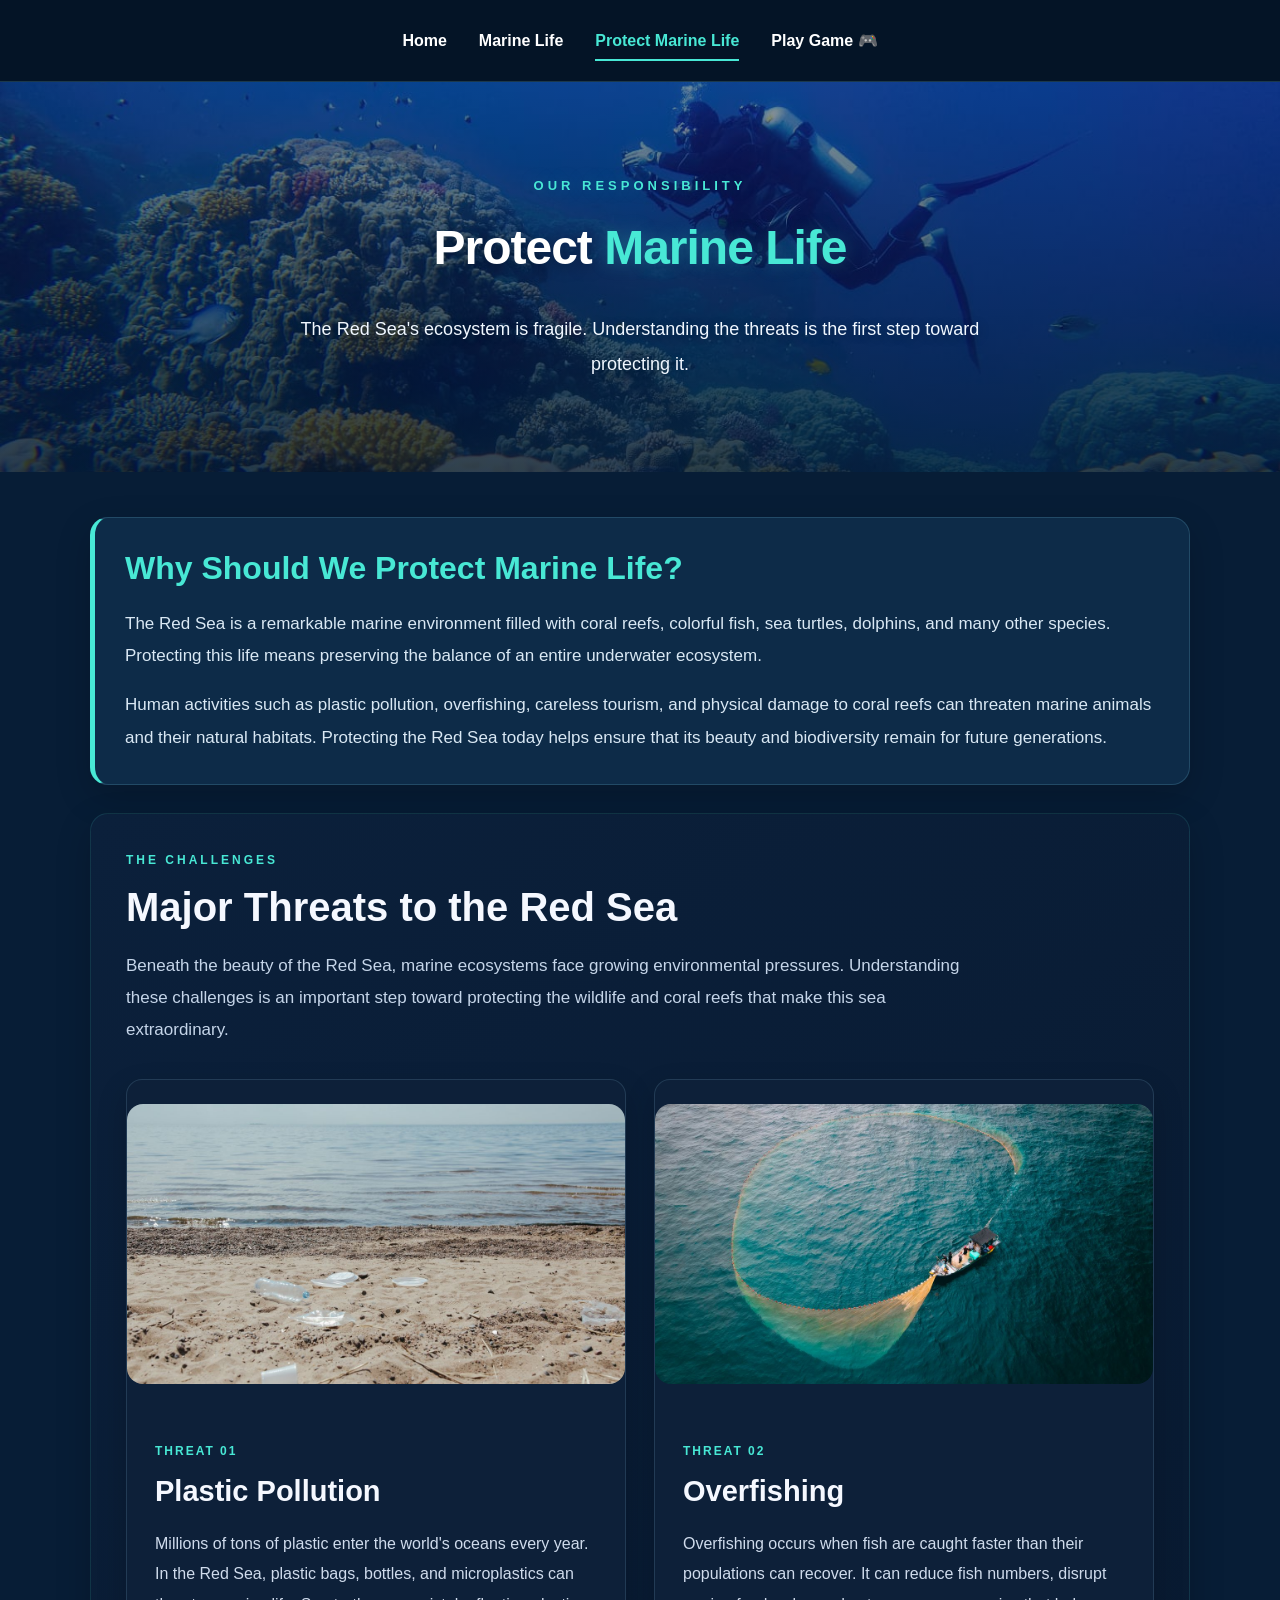
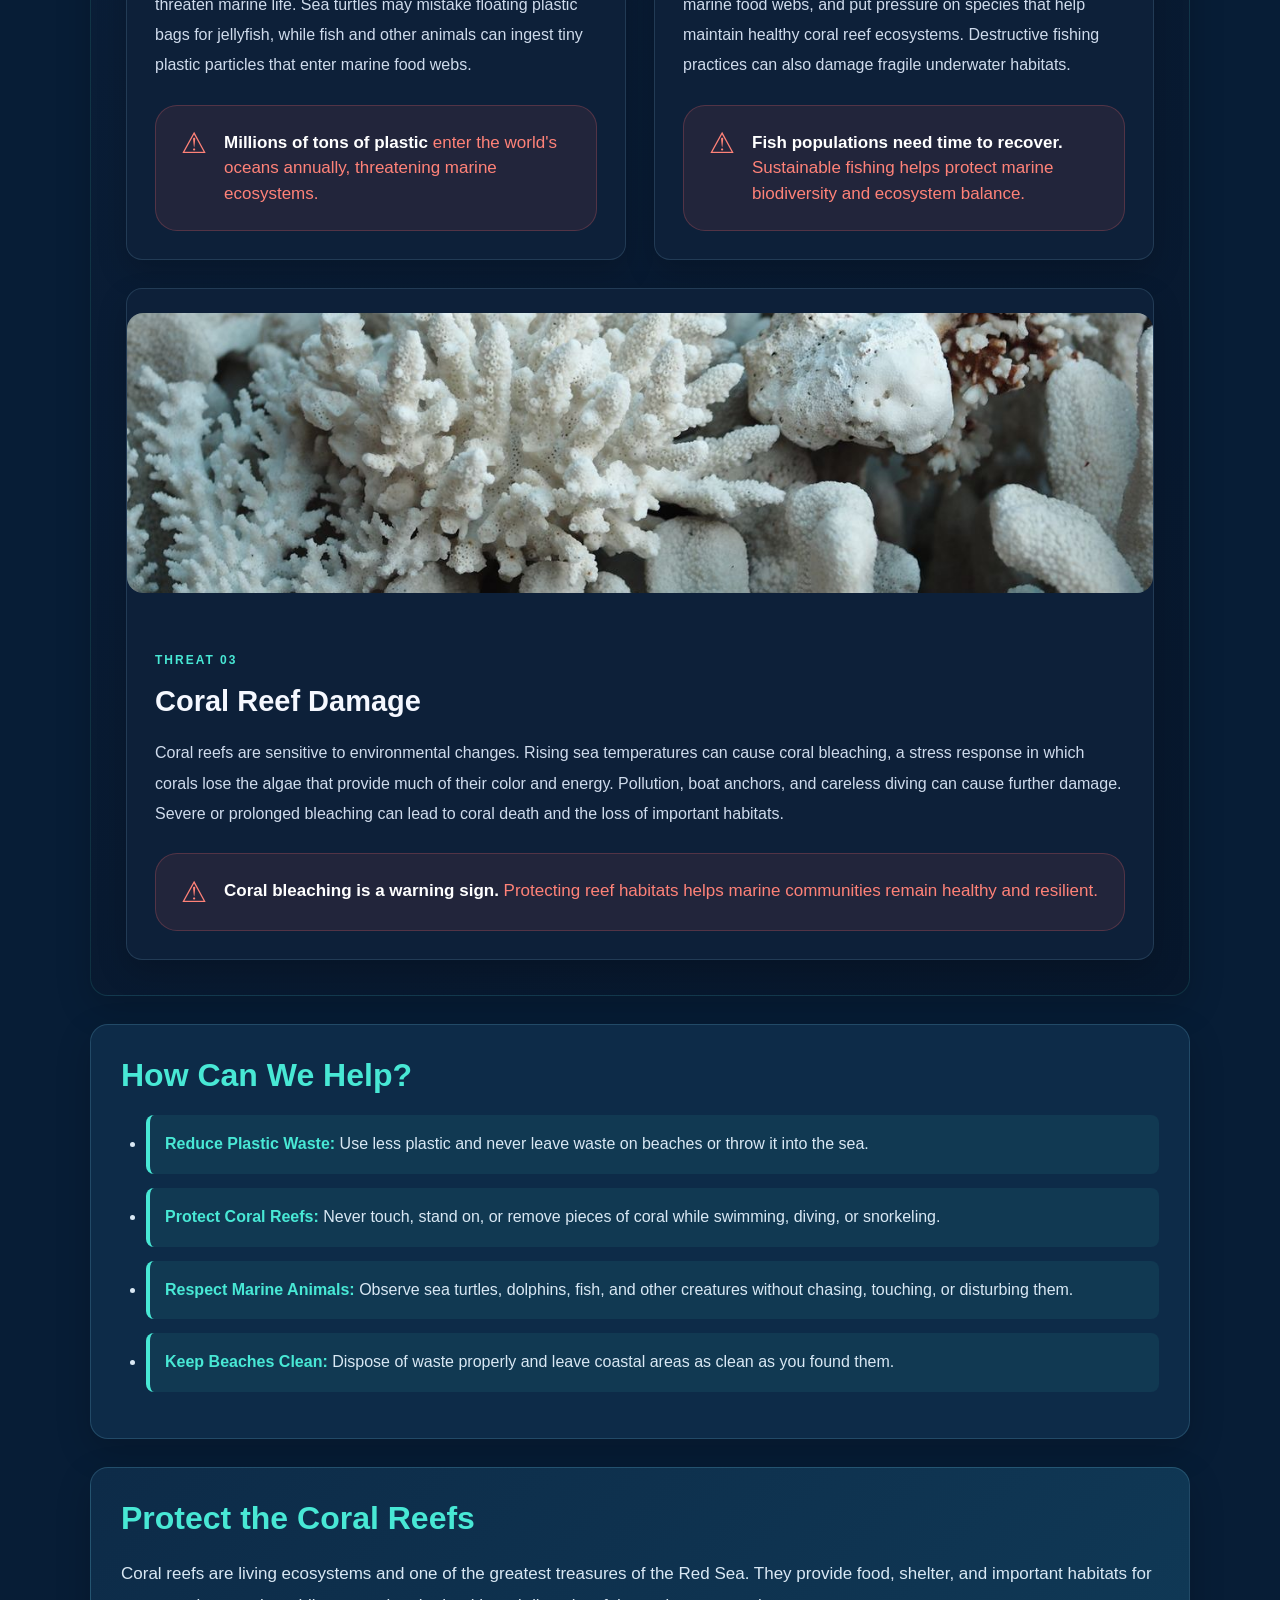
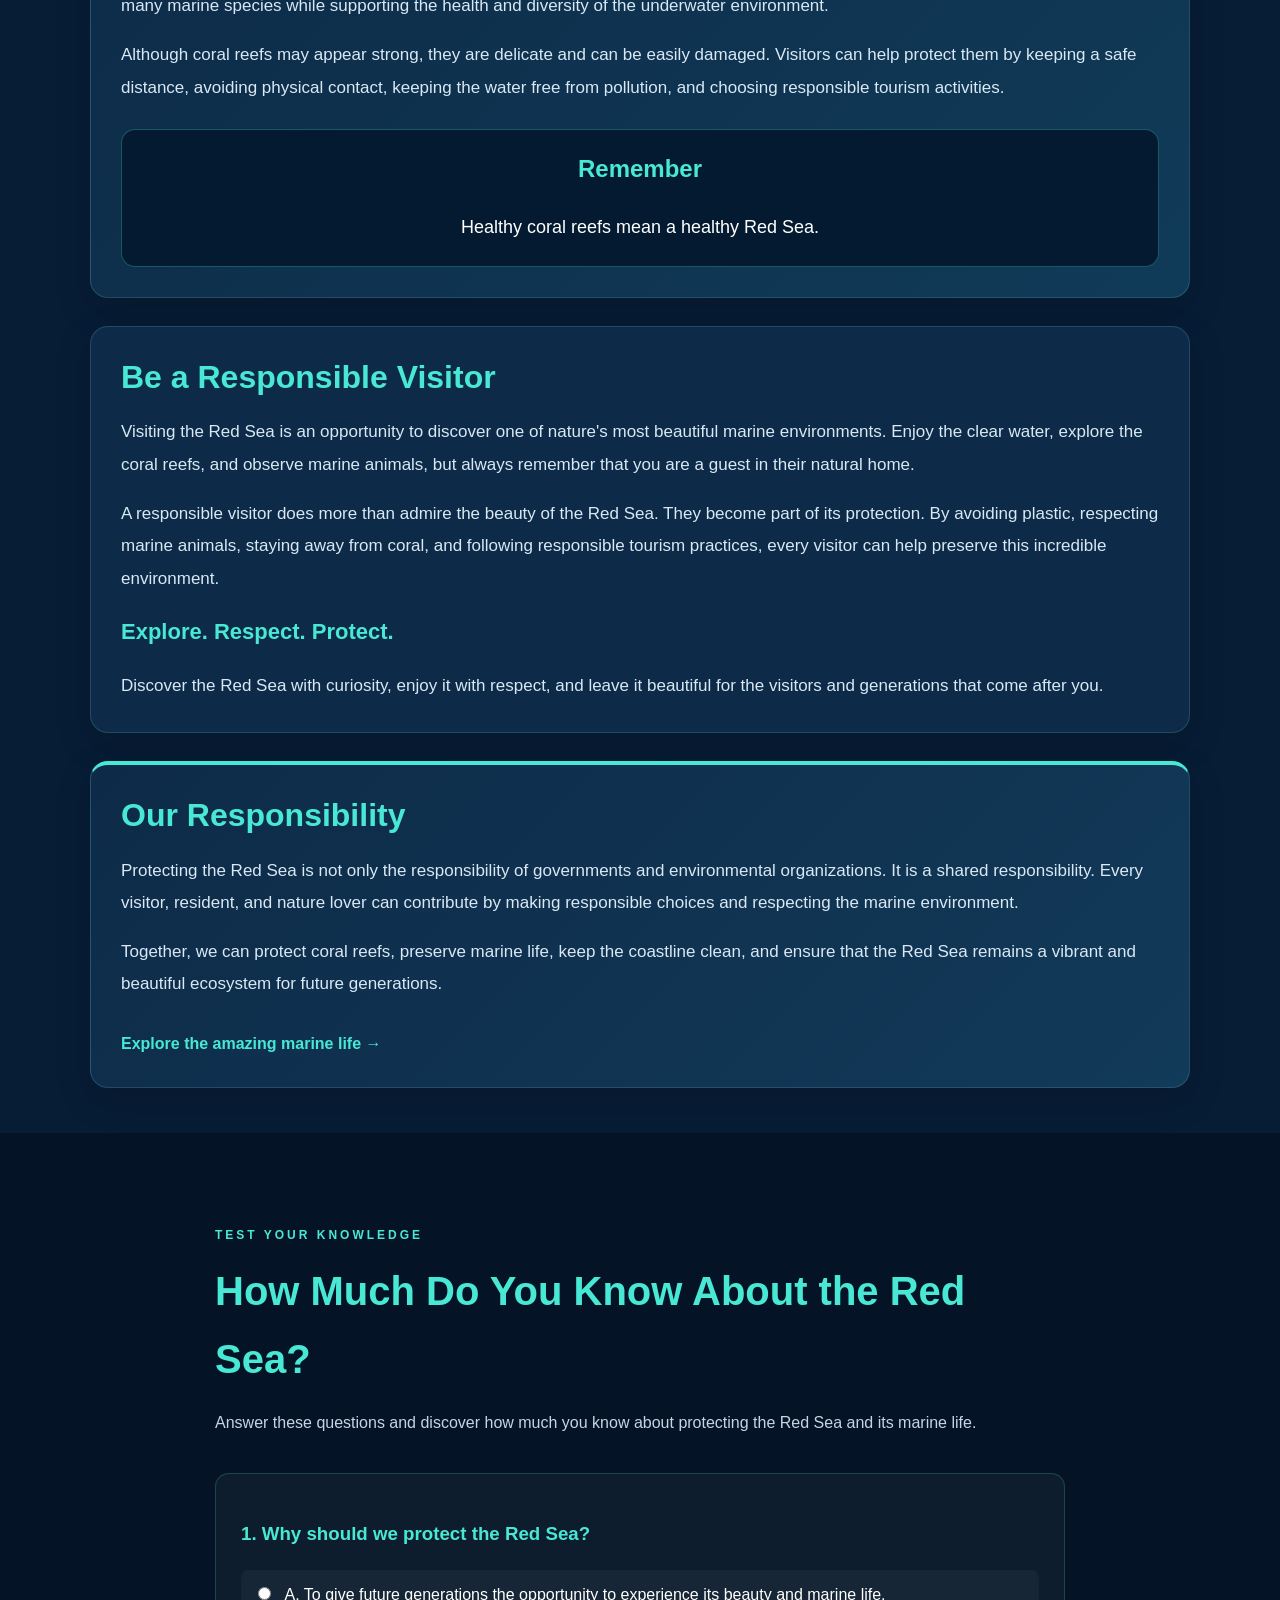
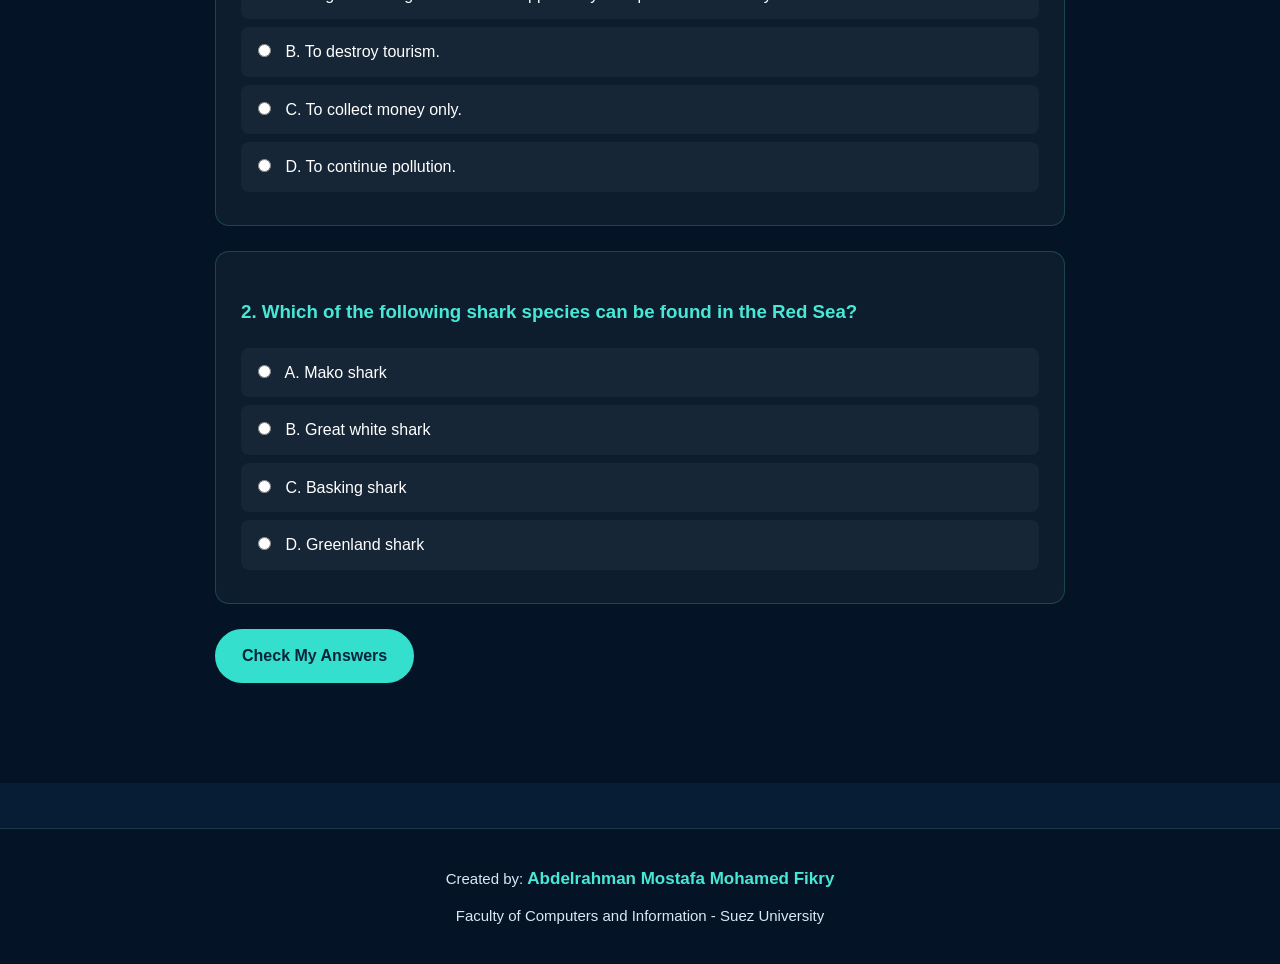
<file: protect-marine-life.html>
<!DOCTYPE html>
<html lang="en">

<head>
    <meta charset="UTF-8">
    <meta name="viewport" content="width=device-width, initial-scale=1.0">
    <meta name="theme-color" content="#071d36">
    <title>Protect Marine Life | Red Sea</title>
    <link rel="stylesheet" href="style.css">
</head>

<body>

    <nav>
        <a href="index.html">Home</a>
        <a href="marine-life.html">Marine Life</a>
        <a href="protect-marine-life.html" class="active">Protect Marine Life</a>
        <a href="game.html">Play Game 🎮</a> 
    </nav>

    <header class="protect-hero">
        <p class="hero-eyebrow">Our Responsibility</p>

        <h1>Protect <span>Marine Life</span></h1>

        <p class="hero-description">
            The Red Sea's ecosystem is fragile. Understanding the threats
            is the first step toward protecting it.
        </p>
    </header>

    <main>

        <section class="intro-section">
            <h2>Why Should We Protect Marine Life?</h2>

            <p>
                The Red Sea is a remarkable marine environment filled with
                coral reefs, colorful fish, sea turtles, dolphins, and many
                other species. Protecting this life means preserving the
                balance of an entire underwater ecosystem.
            </p>

            <p>
                Human activities such as plastic pollution, overfishing,
                careless tourism, and physical damage to coral reefs can
                threaten marine animals and their natural habitats.
                Protecting the Red Sea today helps ensure that its beauty
                and biodiversity remain for future generations.
            </p>
        </section>

        <!-- NEW SECTION: MAJOR THREATS -->

        <section class="threats-section">

            <p class="section-eyebrow">THE CHALLENGES</p>

            <h2>Major Threats to the Red Sea</h2>

            <p class="threats-intro">
                Beneath the beauty of the Red Sea, marine ecosystems face
                growing environmental pressures. Understanding these
                challenges is an important step toward protecting the
                wildlife and coral reefs that make this sea extraordinary.
            </p>

            <div class="threats-grid">

                <!-- PLASTIC POLLUTION -->

                <article class="threat-card">

                    <img
                        src="plastic-pollution.jpeg"
                        alt="Plastic bottles and litter scattered along a sandy beach">

                    <div class="threat-content">

                        <span class="threat-number">THREAT 01</span>

                        <h3>Plastic Pollution</h3>

                        <p>
                            Millions of tons of plastic enter the world's
                            oceans every year. In the Red Sea, plastic bags,
                            bottles, and microplastics can threaten marine
                            life. Sea turtles may mistake floating plastic
                            bags for jellyfish, while fish and other animals
                            can ingest tiny plastic particles that enter
                            marine food webs.
                        </p>

                        <div class="threat-stat">
                            <span class="stat-icon">!</span>

                            <p>
                                <strong>Millions of tons of plastic</strong>
                                enter the world's oceans annually,
                                threatening marine ecosystems.
                            </p>
                        </div>

                    </div>
                </article>

                <!-- OVERFISHING -->

                <article class="threat-card">

                    <img
                        src="overfishing.jpeg"
                        alt="Fishing boat deploying a large net in the open sea">

                    <div class="threat-content">

                        <span class="threat-number">THREAT 02</span>

                        <h3>Overfishing</h3>

                        <p>
                            Overfishing occurs when fish are caught faster
                            than their populations can recover. It can
                            reduce fish numbers, disrupt marine food webs,
                            and put pressure on species that help maintain
                            healthy coral reef ecosystems. Destructive
                            fishing practices can also damage fragile
                            underwater habitats.
                        </p>

                        <div class="threat-stat">
                            <span class="stat-icon">!</span>

                            <p>
                                <strong>Fish populations need time to recover.</strong>
                                Sustainable fishing helps protect marine
                                biodiversity and ecosystem balance.
                            </p>
                        </div>

                    </div>
                </article>

                <!-- CORAL REEF DAMAGE -->

                <article class="threat-card">

                    <img
                        src="coral-bleaching.jpeg"
                        alt="Bleached white coral showing the effects of environmental stress">

                    <div class="threat-content">

                        <span class="threat-number">THREAT 03</span>

                        <h3>Coral Reef Damage</h3>

                        <p>
                            Coral reefs are sensitive to environmental
                            changes. Rising sea temperatures can cause
                            coral bleaching, a stress response in which
                            corals lose the algae that provide much of
                            their color and energy. Pollution, boat anchors,
                            and careless diving can cause further damage.
                            Severe or prolonged bleaching can lead to
                            coral death and the loss of important habitats.
                        </p>

                        <div class="threat-stat">
                            <span class="stat-icon">!</span>

                            <p>
                                <strong>Coral bleaching is a warning sign.</strong>
                                Protecting reef habitats helps marine
                                communities remain healthy and resilient.
                            </p>
                        </div>

                    </div>
                </article>

            </div>

        </section>

        <!-- EXISTING SECTION: HOW CAN WE HELP -->

        <section>
            <h2>How Can We Help?</h2>

            <ul class="protection-list">
                <li>
                    <strong>Reduce Plastic Waste:</strong>
                    Use less plastic and never leave waste on beaches or
                    throw it into the sea.
                </li>

                <li>
                    <strong>Protect Coral Reefs:</strong>
                    Never touch, stand on, or remove pieces of coral while
                    swimming, diving, or snorkeling.
                </li>

                <li>
                    <strong>Respect Marine Animals:</strong>
                    Observe sea turtles, dolphins, fish, and other creatures
                    without chasing, touching, or disturbing them.
                </li>

                <li>
                    <strong>Keep Beaches Clean:</strong>
                    Dispose of waste properly and leave coastal areas as
                    clean as you found them.
                </li>
            </ul>
        </section>

        <section class="coral-section">
            <h2>Protect the Coral Reefs</h2>

            <p>
                Coral reefs are living ecosystems and one of the greatest
                treasures of the Red Sea. They provide food, shelter, and
                important habitats for many marine species while supporting
                the health and diversity of the underwater environment.
            </p>

            <p>
                Although coral reefs may appear strong, they are delicate
                and can be easily damaged. Visitors can help protect them
                by keeping a safe distance, avoiding physical contact,
                keeping the water free from pollution, and choosing
                responsible tourism activities.
            </p>

            <div class="coral-message">
                <h3>Remember</h3>
                <p>
                    Healthy coral reefs mean a healthy Red Sea.
                </p>
            </div>
        </section>

        <section>
            <h2>Be a Responsible Visitor</h2>

            <p>
                Visiting the Red Sea is an opportunity to discover one of
                nature's most beautiful marine environments. Enjoy the
                clear water, explore the coral reefs, and observe marine
                animals, but always remember that you are a guest in their
                natural home.
            </p>

            <p>
                A responsible visitor does more than admire the beauty of
                the Red Sea. They become part of its protection. By avoiding
                plastic, respecting marine animals, staying away from coral,
                and following responsible tourism practices, every visitor
                can help preserve this incredible environment.
            </p>

            <h3>Explore. Respect. Protect.</h3>

            <p>
                Discover the Red Sea with curiosity, enjoy it with respect,
                and leave it beautiful for the visitors and generations
                that come after you.
            </p>
        </section>

        <section class="highlight-section">
            <h2>Our Responsibility</h2>

            <p>
                Protecting the Red Sea is not only the responsibility of
                governments and environmental organizations. It is a shared
                responsibility. Every visitor, resident, and nature lover
                can contribute by making responsible choices and respecting
                the marine environment.
            </p>

            <p>
                Together, we can protect coral reefs, preserve marine life,
                keep the coastline clean, and ensure that the Red Sea
                remains a vibrant and beautiful ecosystem for future
                generations.
            </p>

            <a href="marine-life.html" class="text-link">
                Explore the amazing marine life →
            </a>
        </section>

    </main>
    <!-- Red Sea Knowledge Quiz -->
<section class="quiz-section">
    <div class="quiz-container">

        <p class="section-eyebrow">TEST YOUR KNOWLEDGE</p>
        <h2>How Much Do You Know About the Red Sea?</h2>
        <p class="quiz-intro">
            Answer these questions and discover how much you know
            about protecting the Red Sea and its marine life.
        </p>

        <form id="red-sea-quiz">

            <div class="quiz-question">
                <h3>1. Why should we protect the Red Sea?</h3>

                <label>
                    <input type="radio" name="q1" value="a">
                    A. To give future generations the opportunity
                    to experience its beauty and marine life.
                </label>

                <label>
                    <input type="radio" name="q1" value="b">
                    B. To destroy tourism.
                </label>

                <label>
                    <input type="radio" name="q1" value="c">
                    C. To collect money only.
                </label>

                <label>
                    <input type="radio" name="q1" value="d">
                    D. To continue pollution.
                </label>
            </div>

            <div class="quiz-question">
                <h3>2. Which of the following shark species
                    can be found in the Red Sea?</h3>

                <label>
                    <input type="radio" name="q2" value="a">
                    A. Mako shark
                </label>

                <label>
                    <input type="radio" name="q2" value="b">
                    B. Great white shark
                </label>

                <label>
                    <input type="radio" name="q2" value="c">
                    C. Basking shark
                </label>

                <label>
                    <input type="radio" name="q2" value="d">
                    D. Greenland shark
                </label>
            </div>

            <button type="submit" class="btn">
                Check My Answers
            </button>

            <p id="quiz-result" aria-live="polite"></p>

        </form>
    </div>
</section>

<script>
    document.getElementById("red-sea-quiz")
        .addEventListener("submit", function(event) {
            event.preventDefault();

            const q1 = document.querySelector(
                'input[name="q1"]:checked'
            );
            const q2 = document.querySelector(
                'input[name="q2"]:checked'
            );

            const result = document.getElementById("quiz-result");

            if (!q1 || !q2) {
                result.textContent =
                    "Please answer both questions first.";
                return;
            }

            let score = 0;

            if (q1.value === "a") score++;
            if (q2.value === "a") score++;

            result.textContent =
                "You scored " + score + " out of 2! " +
                (score === 2
                    ? "Excellent! You know your Red Sea."
                    : "Good try! Keep learning about the Red Sea.");
        });
</script>

    <footer>
        <p>
            Created by:
            <strong>Abdelrahman Mostafa Mohamed Fikry</strong>
        </p>

        <p>
            Faculty of Computers and Information - Suez University
        </p>
    </footer>
    
</body>
</html>
</file>
<file: style.css>
/* ========================================
   RED SEA WEBSITE - PREMIUM OCEAN THEME
======================================== */

:root {
    --ocean-dark: #071d36;
    --ocean-deep: #041426;
    --ocean-card: #0d2b48;
    --ocean-light: #123a59;
    --turquoise: #48e8d5;
    --turquoise-bright: #35dfcd;
    --white: #ffffff;
    --text-light: #d9e8f4;
    --text-dark: #243b50;
    --border: rgba(120, 200, 225, 0.2);
}

* {
    box-sizing: border-box;
}

html {
    scroll-behavior: smooth;
}

body {
    margin: 0;
    font-family: Arial, sans-serif;
    background: var(--ocean-dark);
    color: var(--text-light);
    line-height: 1.7;
}

/* ========================================
   NAVIGATION
======================================== */

nav {
    position: relative;
    z-index: 10;
    display: flex;
    justify-content: center;
    align-items: center;
    flex-wrap: wrap;
    gap: 12px 32px;
    padding: 20px;
    background: var(--ocean-deep);
    border-bottom: 1px solid var(--border);
}

nav a {
    position: relative;
    display: inline-block;
    padding: 7px 0;
    color: var(--white);
    text-decoration: none;
    font-size: 16px;
    font-weight: bold;
    transition: color 0.25s ease;
}

nav a::after {
    content: "";
    position: absolute;
    left: 50%;
    bottom: 0;
    width: 0;
    height: 2px;
    background: var(--turquoise);
    transition: width 0.25s ease, left 0.25s ease;
}

nav a:hover,
nav a:focus-visible,
nav a.active {
    color: var(--turquoise);
}

nav a:hover::after,
nav a:focus-visible::after,
nav a.active::after {
    width: 100%;
    left: 0;
}

/* ========================================
   GENERAL PAGE HEADERS
======================================== */

header {
    min-height: 390px;
    padding: 65px 25px;
    display: flex;
    flex-direction: column;
    justify-content: center;
    align-items: center;
    text-align: center;
    color: var(--white);
    background:
        linear-gradient(
            180deg,
            rgba(3, 18, 39, 0.48),
            rgba(3, 24, 48, 0.90)
        ),
        url("red-sea.jpg") center 45% / cover no-repeat;
}

header:not(.home-hero) h1 {
    max-width: 950px;
    margin: 0 auto 12px;
    font-size: clamp(32px, 5vw, 48px);
    line-height: 1.2;
    font-weight: 800;
    letter-spacing: -1px;
    color: var(--white);
    text-shadow: 0 3px 15px rgba(0, 0, 0, 0.4);
}

header:not(.home-hero) p {
    max-width: 750px;
    margin: 15px auto 0;
    color: var(--white);
    font-size: 18px;
    line-height: 1.8;
}

/* ========================================
   HOMEPAGE HERO
======================================== */

.home-hero {
    min-height: 440px;
    padding: 65px 25px 45px;
    display: flex;
    flex-direction: column;
    justify-content: center;
    align-items: center;
    text-align: center;
    color: var(--white);
    background:
        linear-gradient(
            180deg,
            rgba(3, 18, 39, 0.30),
            rgba(3, 24, 48, 0.82)
        ),
        url("home-hero.jpeg") center 45% / cover no-repeat;
}

.home-hero .hero-eyebrow {
    margin: 0 0 22px;
    color: var(--turquoise);
    font-size: 13px;
    font-weight: bold;
    letter-spacing: 3px;
    line-height: 1.8;
}

.home-hero h1 {
    max-width: 950px;
    margin: 0 auto;
    color: var(--white);
    font-size: clamp(38px, 6vw, 68px);
    line-height: 1.15;
    letter-spacing: -1px;
    text-shadow: 0 4px 25px rgba(0, 0, 0, 0.5);
}

.home-hero h1 span {
    display: block;
    color: var(--turquoise);
}

.home-hero .hero-description {
    max-width: 680px;
    margin: 25px auto 0;
    color: #f0f7ff;
    font-size: 18px;
    line-height: 1.8;
    text-shadow: 0 2px 10px rgba(0, 0, 0, 0.35);
}

/* ========================================
   BUTTONS
======================================== */

.hero-buttons {
    display: flex;
    justify-content: center;
    align-items: center;
    flex-wrap: wrap;
    gap: 14px;
    margin-top: 32px;
}

.btn {
    display: inline-flex;
    justify-content: center;
    align-items: center;
    min-height: 50px;
    padding: 14px 25px;
    border: 2px solid var(--turquoise-bright);
    border-radius: 30px;
    background: var(--turquoise-bright);
    color: #06253b;
    text-decoration: none;
    text-align: center;
    font-size: 16px;
    font-weight: bold;
    line-height: 1.4;
    cursor: pointer;
    transition:
        background-color 0.25s ease,
        color 0.25s ease,
        border-color 0.25s ease,
        transform 0.25s ease,
        box-shadow 0.25s ease;
}

.home-hero .btn {
    margin: 0;
}

.btn:hover,
.btn:focus-visible {
    background: var(--white);
    border-color: var(--white);
    color: #06253b;
    transform: translateY(-3px);
    box-shadow: 0 8px 24px rgba(0, 0, 0, 0.25);
}

.home-hero .btn.secondary {
    background: rgba(4, 20, 38, 0.90);
    border-color: var(--white);
    color: var(--white);
}

.home-hero .btn.secondary:hover,
.home-hero .btn.secondary:focus-visible {
    background: var(--white);
    border-color: var(--white);
    color: #06253b;
}

/* ========================================
   SCROLL INDICATOR
======================================== */

.scroll-indicator {
    width: 25px;
    height: 42px;
    margin-top: 30px;
    padding-top: 7px;
    display: flex;
    justify-content: center;
    border: 2px solid rgba(255, 255, 255, 0.75);
    border-radius: 20px;
}

.scroll-indicator span {
    width: 4px;
    height: 8px;
    border-radius: 5px;
    background: var(--turquoise);
    animation: scrollMove 1.5s ease-in-out infinite;
}

@keyframes scrollMove {
    0%, 100% {
        transform: translateY(0);
    }

    50% {
        transform: translateY(9px);
    }
}

/* ========================================
   MAIN CONTENT
======================================== */

main {
    width: 90%;
    max-width: 1100px;
    margin: 45px auto;
}

main section {
    margin-bottom: 28px;
    padding: 30px;
    border: 1px solid var(--border);
    border-radius: 18px;
    background: var(--ocean-card);
    box-shadow: 0 12px 35px rgba(0, 0, 0, 0.18);
    animation: fadeUp 0.65s ease both;
}

main section h2 {
    margin-top: 0;
    margin-bottom: 18px;
    color: var(--turquoise);
    font-size: clamp(25px, 3vw, 32px);
    line-height: 1.3;
}

main section h3 {
    color: var(--turquoise);
    font-size: 22px;
    line-height: 1.4;
}

main section p {
    margin: 0 0 17px;
    color: var(--text-light);
    font-size: 17px;
    line-height: 1.9;
}

main section p:last-child {
    margin-bottom: 0;
}

main section strong {
    color: var(--white);
}

main section ul {
    padding-left: 25px;
}

main section li {
    margin-bottom: 12px;
    color: var(--text-light);
    line-height: 1.8;
}

.intro-section {
    border-left: 5px solid var(--turquoise);
}

.highlight-section {
    border-top: 4px solid var(--turquoise);
    background: linear-gradient(
        135deg,
        var(--ocean-card),
        var(--ocean-light)
    );
}

/* ========================================
   IMAGES
======================================== */

main section img {
    display: block;
    max-width: 100%;
    height: auto;
    margin: 24px auto;
    border-radius: 16px;
}

main section.intro-section > img {
    width: 100%;
    max-height: 480px;
    object-fit: cover;
}

/* ========================================
   TEXT LINKS
======================================== */

.text-link {
    display: inline-block;
    margin-top: 12px;
    color: var(--turquoise);
    font-size: 16px;
    font-weight: bold;
    text-decoration: none;
    transition: color 0.25s ease, transform 0.25s ease;
}

.text-link:hover,
.text-link:focus-visible {
    color: var(--white);
    text-decoration: underline;
    transform: translateX(4px);
}

/* ========================================
   MARINE LIFE CARDS
======================================== */

.cards-container {
    display: flex;
    align-items: stretch;
    gap: 22px;
}

.card {
    flex: 1 1 0;
    min-width: 0;
    overflow: hidden;
    padding: 18px;
    border: 1px solid rgba(120, 200, 225, 0.18);
    border-radius: 16px;
    background: #f7fcff;
    box-shadow: 0 7px 22px rgba(0, 0, 0, 0.16);
    transition:
        transform 0.3s ease,
        box-shadow 0.3s ease;
}

.card:hover {
    transform: translateY(-7px);
    box-shadow: 0 14px 28px rgba(0, 0, 0, 0.25);
}

.card img {
    width: 100%;
    height: 220px;
    margin: 0 0 18px;
    border-radius: 12px;
    object-fit: cover;
    transition: transform 0.35s ease;
}

.card:hover img {
    transform: scale(1.035);
}

.card h3 {
    margin: 5px 0 12px;
    color: #007f8b;
    font-size: 21px;
    line-height: 1.35;
}

.card p {
    margin: 0;
    color: #34495e;
    font-size: 15px;
    line-height: 1.8;
}

/* ========================================
   FUN FACT
======================================== */

.fun-fact {
    text-align: center;
    background: linear-gradient(
        135deg,
        #07325b,
        #006d91
    );
    border: 1px solid rgba(72, 232, 213, 0.35);
}

main section.fun-fact h2 {
    color: var(--turquoise);
    font-size: 26px;
}

main section.fun-fact p {
    color: var(--white);
    font-size: 18px;
}

/* ========================================
   PROTECT MARINE LIFE
======================================== */

.protection-list {
    padding-left: 25px;
}

.protection-list li {
    margin-bottom: 14px;
    padding: 15px;
    border-left: 4px solid var(--turquoise);
    border-radius: 8px;
    background: rgba(72, 232, 213, 0.07);
    transition:
        background-color 0.25s ease,
        transform 0.25s ease;
}

.protection-list li:hover {
    background: rgba(72, 232, 213, 0.14);
    transform: translateX(5px);
}

.protection-list strong {
    color: var(--turquoise);
}

.coral-section {
    background: linear-gradient(
        135deg,
        #0d2b48,
        #103b58
    );
}

.coral-message {
    margin-top: 25px;
    padding: 22px;
    border: 1px solid rgba(72, 232, 213, 0.3);
    border-radius: 14px;
    background: #041a30;
    text-align: center;
}

main section .coral-message h3 {
    margin-top: 0;
    color: var(--turquoise);
    font-size: 24px;
}

main section .coral-message p {
    margin-bottom: 0;
    color: var(--white);
    font-size: 18px;
}

/* ========================================
   FOOTER
======================================== */

footer {
    margin-top: 45px;
    padding: 28px 20px;
    border-top: 1px solid var(--border);
    background: var(--ocean-deep);
    color: var(--text-light);
    text-align: center;
}

footer p {
    margin: 7px 0;
    font-size: 15px;
    line-height: 1.8;
}

footer strong {
    color: var(--turquoise);
    font-size: 17px;
}

/* ========================================
   ANIMATIONS
======================================== */

@keyframes fadeUp {
    from {
        opacity: 0;
        transform: translateY(14px);
    }

    to {
        opacity: 1;
        transform: translateY(0);
    }
}

/* ========================================
   HOMEPAGE - RED SEA EXPERIENCES
======================================== */

.experiences-section {
    position: relative;
    overflow: hidden;
    background:
        radial-gradient(
            circle at top right,
            rgba(53, 223, 205, 0.09),
            transparent 38%
        ),
        linear-gradient(145deg, #0d2b48, #071d36);
}

.section-eyebrow {
    color: #48e8d5 !important;
    font-size: 12px !important;
    font-weight: bold;
    letter-spacing: 3px;
    margin-bottom: 10px !important;
}

.experiences-section > h2 {
    margin-top: 0;
    font-size: clamp(27px, 4vw, 38px);
}

.experiences-intro {
    max-width: 760px;
    margin-bottom: 30px !important;
}

.experience-grid {
    display: grid;
    grid-template-columns: repeat(3, minmax(0, 1fr));
    gap: 20px;
    margin-top: 30px;
}

.experience-card {
    position: relative;
    display: flex;
    flex-direction: column;
    align-items: flex-start;
    min-width: 0;
    min-height: 270px;
    padding: 25px 22px;
    overflow: hidden;
    border: 1px solid rgba(72, 232, 213, 0.23);
    border-radius: 17px;
    background: linear-gradient(
        155deg,
        #123a59,
        #09223b
    );
    text-decoration: none;
    box-shadow: 0 8px 22px rgba(0, 0, 0, 0.15);
    transition:
        transform 0.3s ease,
        border-color 0.3s ease,
        box-shadow 0.3s ease,
        background 0.3s ease;
}

.experience-card::before {
    content: "";
    position: absolute;
    top: 0;
    left: 0;
    width: 0;
    height: 3px;
    background: #48e8d5;
    transition: width 0.3s ease;
}

.experience-card:hover,
.experience-card:focus-visible {
    transform: translateY(-7px);
    border-color: #48e8d5;
    background: linear-gradient(
        155deg,
        #164566,
        #0b2945
    );
    box-shadow: 0 16px 30px rgba(0, 0, 0, 0.28);
    outline: none;
}

.experience-card:hover::before,
.experience-card:focus-visible::before {
    width: 100%;
}

.experience-number {
    display: flex;
    align-items: center;
    justify-content: center;
    width: 43px;
    height: 43px;
    margin-bottom: 22px;
    border: 1px solid rgba(72, 232, 213, 0.4);
    border-radius: 12px;
    background: rgba(72, 232, 213, 0.1);
    color: #48e8d5;
    font-size: 15px;
    font-weight: bold;
    letter-spacing: 1px;
}

.experience-card h3 {
    margin: 0 0 12px;
    color: #ffffff;
    font-size: 20px;
    line-height: 1.4;
}

.experience-card p {
    flex-grow: 1;
    margin: 0 0 22px;
    color: #d9e8f4;
    font-size: 15px;
    line-height: 1.8;
}

.experience-link {
    display: inline-block;
    color: #48e8d5;
    font-size: 14px;
    font-weight: bold;
    transition: color 0.25s ease;
}

.experience-card:hover .experience-link,
.experience-card:focus-visible .experience-link {
    color: #ffffff;
}

/* ========================================
   HERO INTRODUCTION - INNER PAGES
======================================== */

header:not(.home-hero) .hero-eyebrow {
    width: 100%;
    margin: 0 0 22px;
    color: var(--turquoise);
    font-size: 13px;
    font-weight: bold;
    letter-spacing: 4px;
    line-height: 1.8;
    text-transform: uppercase;
    text-shadow: 0 0 18px rgba(72, 232, 213, 0.25);
    text-align: center;
}

header:not(.home-hero) .hero-description {
    max-width: 760px;
    margin: 24px auto 0;
    color: #f0f7ff;
    font-size: 18px;
    line-height: 1.9;
    text-shadow: 0 2px 12px rgba(0, 0, 0, 0.3);
}

header:not(.home-hero) h1 span {
    display: inline;
    color: var(--turquoise);
    text-shadow: 0 0 18px rgba(72, 232, 213, 0.25);
}

/* ========================================
   PAGE-SPECIFIC HERO BACKGROUNDS
======================================== */

/* Protect Marine Life: new background image */

body:has(.protect-hero) .protect-hero {
    background:
        linear-gradient(
            180deg,
            rgba(3, 18, 39, 0.45),
            rgba(3, 24, 48, 0.82)
        ),
        url("./protect-hero.jpeg") center 35% / cover no-repeat;
}

/* Marine Life: keep the existing image unchanged */

body:not(:has(.protect-hero)):has(nav a[href="marine-life.html"]) header:not(.home-hero) {
    background:
        linear-gradient(
            180deg,
            rgba(3, 18, 39, 0.40),
            rgba(3, 24, 48, 0.88)
        ),
      url("protect-marine-life-hero.jpeg") center 45% / cover no-repeat;
}

/* ========================================
   MAJOR THREATS TO THE RED SEA
======================================== */

.threats-section {
    padding: 35px;
    overflow: hidden;
    background: linear-gradient(
        145deg,
        #0b203b,
        #07172c
    );
    border: 1px solid rgba(72, 232, 213, 0.12);
}

.threats-section > .section-eyebrow {
    margin-bottom: 12px;
    color: #48e8d5;
    font-size: 13px;
    font-weight: 700;
    letter-spacing: 3px;
}

.threats-section > h2 {
    margin-bottom: 18px;
    color: #f5f8ff;
    font-size: clamp(28px, 4vw, 40px);
    line-height: 1.25;
}

.threats-intro {
    max-width: 850px;
    margin-bottom: 32px;
    color: #c5d5e9;
    font-size: 17px;
    line-height: 1.9;
}

.threats-grid {
    display: grid;
    grid-template-columns: repeat(2, minmax(0, 1fr));
    gap: 28px;
}

.threat-card {
    min-width: 0;
    overflow: hidden;
    background: #0d2039;
    border: 1px solid rgba(128, 180, 210, 0.18);
    border-radius: 16px;
    box-shadow: 0 12px 30px rgba(0, 0, 0, 0.18);
    transition:
        transform 0.3s ease,
        border-color 0.3s ease,
        box-shadow 0.3s ease;
}

.threat-card:hover {
    transform: translateY(-5px);
    border-color: rgba(72, 232, 213, 0.45);
    box-shadow: 0 18px 36px rgba(0, 0, 0, 0.25);
}

.threat-card > img {
    display: block;
    width: 100%;
    height: 280px;
    object-fit: cover;
    object-position: center;
}
.threat-card:nth-child(3) {
    grid-column: 1 / -1;
}

.threat-content {
    padding: 28px;
}

.threat-number {
    display: inline-block;
    margin-bottom: 12px;
    color: #48e8d5;
    font-size: 12px;
    font-weight: 700;
    letter-spacing: 2px;
}

.threat-content h3 {
    margin: 0 0 18px;
    color: #f5f8ff;
    font-size: 29px;
    line-height: 1.3;
}

.threat-content > p {
    margin-bottom: 24px;
    color: #cfdbec;
    font-size: 16px;
    line-height: 1.9;
}

.threat-stat {
    display: flex;
    align-items: flex-start;
    gap: 16px;
    padding: 24px;
    border: 1px solid rgba(255, 112, 112, 0.22);
    border-radius: 22px;
    background: rgba(255, 95, 95, 0.09);
    color: #ff8278;
}

.threat-stat p {
    margin: 0;
    color: #ff8278;
    line-height: 1.5;
}

/* ========================================
   TABLETS AND MOBILE
======================================== */

@media (max-width: 850px) {
    .experience-grid {
        grid-template-columns: repeat(2, minmax(0, 1fr));
    }
}

@media (max-width: 768px) {
    nav {
        gap: 10px 20px;
        padding: 16px 12px;
    }

    nav a {
        font-size: 14px;
    }

    header {
        min-height: 320px;
        padding: 50px 18px;
    }

    .home-hero {
        min-height: 410px;
        padding: 55px 18px 35px;
        background-position: center center;
    }

    .home-hero .hero-eyebrow {
        font-size: 11px;
        letter-spacing: 2px;
    }

    .home-hero h1 {
        font-size: clamp(35px, 8vw, 48px);
    }

    .home-hero .hero-description {
        font-size: 16px;
    }

    .hero-buttons {
        width: 100%;
        max-width: 330px;
        flex-direction: column;
    }

    .hero-buttons .btn {
        width: 100%;
    }

    header:not(.home-hero) .hero-eyebrow {
        font-size: 11px;
        letter-spacing: 3px;
    }

    header:not(.home-hero) .hero-description {
        font-size: 16px;
    }

    main {
        width: 92%;
        margin: 28px auto;
    }

    main section {
        padding: 23px 20px;
    }

    main section p {
        font-size: 16px;
    }

    .cards-container {
        flex-direction: column;
        gap: 20px;
    }

    .card {
        flex: auto;
        width: 100%;
    }

    .card img {
        height: 240px;
    }

    .experience-grid {
        grid-template-columns: 1fr;
        gap: 15px;
    }

    .experience-card {
        min-height: 230px;
        padding: 23px;
    }

    .section-eyebrow {
        letter-spacing: 2px;
    }

    .threats-section {
        padding: 23px 20px;
    }

    .threat-card > img {
        height: 230px;
    }

    .threat-content {
        padding: 22px;
    }

    .threat-content h3 {
        font-size: 25px;
    }

    .threat-stat {
        gap: 11px;
        padding: 16px;
    }
    .threats-grid {
        grid-template-columns: 1fr;
    }
}

@media (max-width: 400px) {
    nav {
        gap: 8px 13px;
    }

    nav a {
        font-size: 13px;
    }

    main section {
        padding: 19px 15px;
    }

    .home-hero h1 {
        font-size: 34px;
    }

    .card img {
        height: 210px;
    }

    .threats-section {
        padding: 19px 15px;
    }

    .threat-content {
        padding: 18px;
    }

    .threat-card > img {
        height: 200px;
    }
}

/* ========================================
   ACCESSIBILITY: REDUCED MOTION
======================================== */

@media (prefers-reduced-motion: reduce) {
    *,
    *::before,
    *::after {
        animation-duration: 0.01ms !important;
        animation-iteration-count: 1 !important;
        scroll-behavior: auto !important;
        transition-duration: 0.01ms !important;
    }
}
.stat-icon {
    flex-shrink: 0;
    width: 28px;
    height: 28px;
    display: flex;
    align-items: center;
    justify-content: center;
    color: #ff8278;
    font-size: 0;
    position: relative;
}

.stat-icon::before {
    content: "⚠";
    font-family: Arial, sans-serif;
    font-size: 29px;
    line-height: 1;
    color: #ff8278;
}
/* Red Sea Knowledge Quiz */
.quiz-section {
    padding: 80px 20px;
    background: var(--ocean-deep);
    color: white;
}

.quiz-container {
    max-width: 850px;
    margin: auto;
}

.quiz-section h2 {
    color: var(--turquoise);
    font-size: clamp(28px, 4vw, 40px);
    margin: 12px 0;
}

.quiz-intro {
    color: #c5d5e5;
    line-height: 1.8;
    margin-bottom: 35px;
}

.quiz-question {
    background: rgba(255, 255, 255, 0.04);
    border: 1px solid rgba(72, 232, 213, 0.2);
    border-radius: 14px;
    padding: 25px;
    margin-bottom: 25px;
}

.quiz-question h3 {
    color: var(--turquoise);
    margin-bottom: 20px;
}

.quiz-question label {
    display: block;
    padding: 12px;
    margin: 8px 0;
    border-radius: 8px;
    background: rgba(255, 255, 255, 0.04);
    cursor: pointer;
    line-height: 1.6;
    transition: background 0.2s ease;
}

.quiz-question label:hover {
    background: rgba(72, 232, 213, 0.12);
}

.quiz-question input {
    accent-color: var(--turquoise);
    margin-right: 10px;
}

#quiz-result {
    margin-top: 20px;
    color: var(--turquoise);
    font-weight: bold;
    font-size: 18px;
}
</file>
